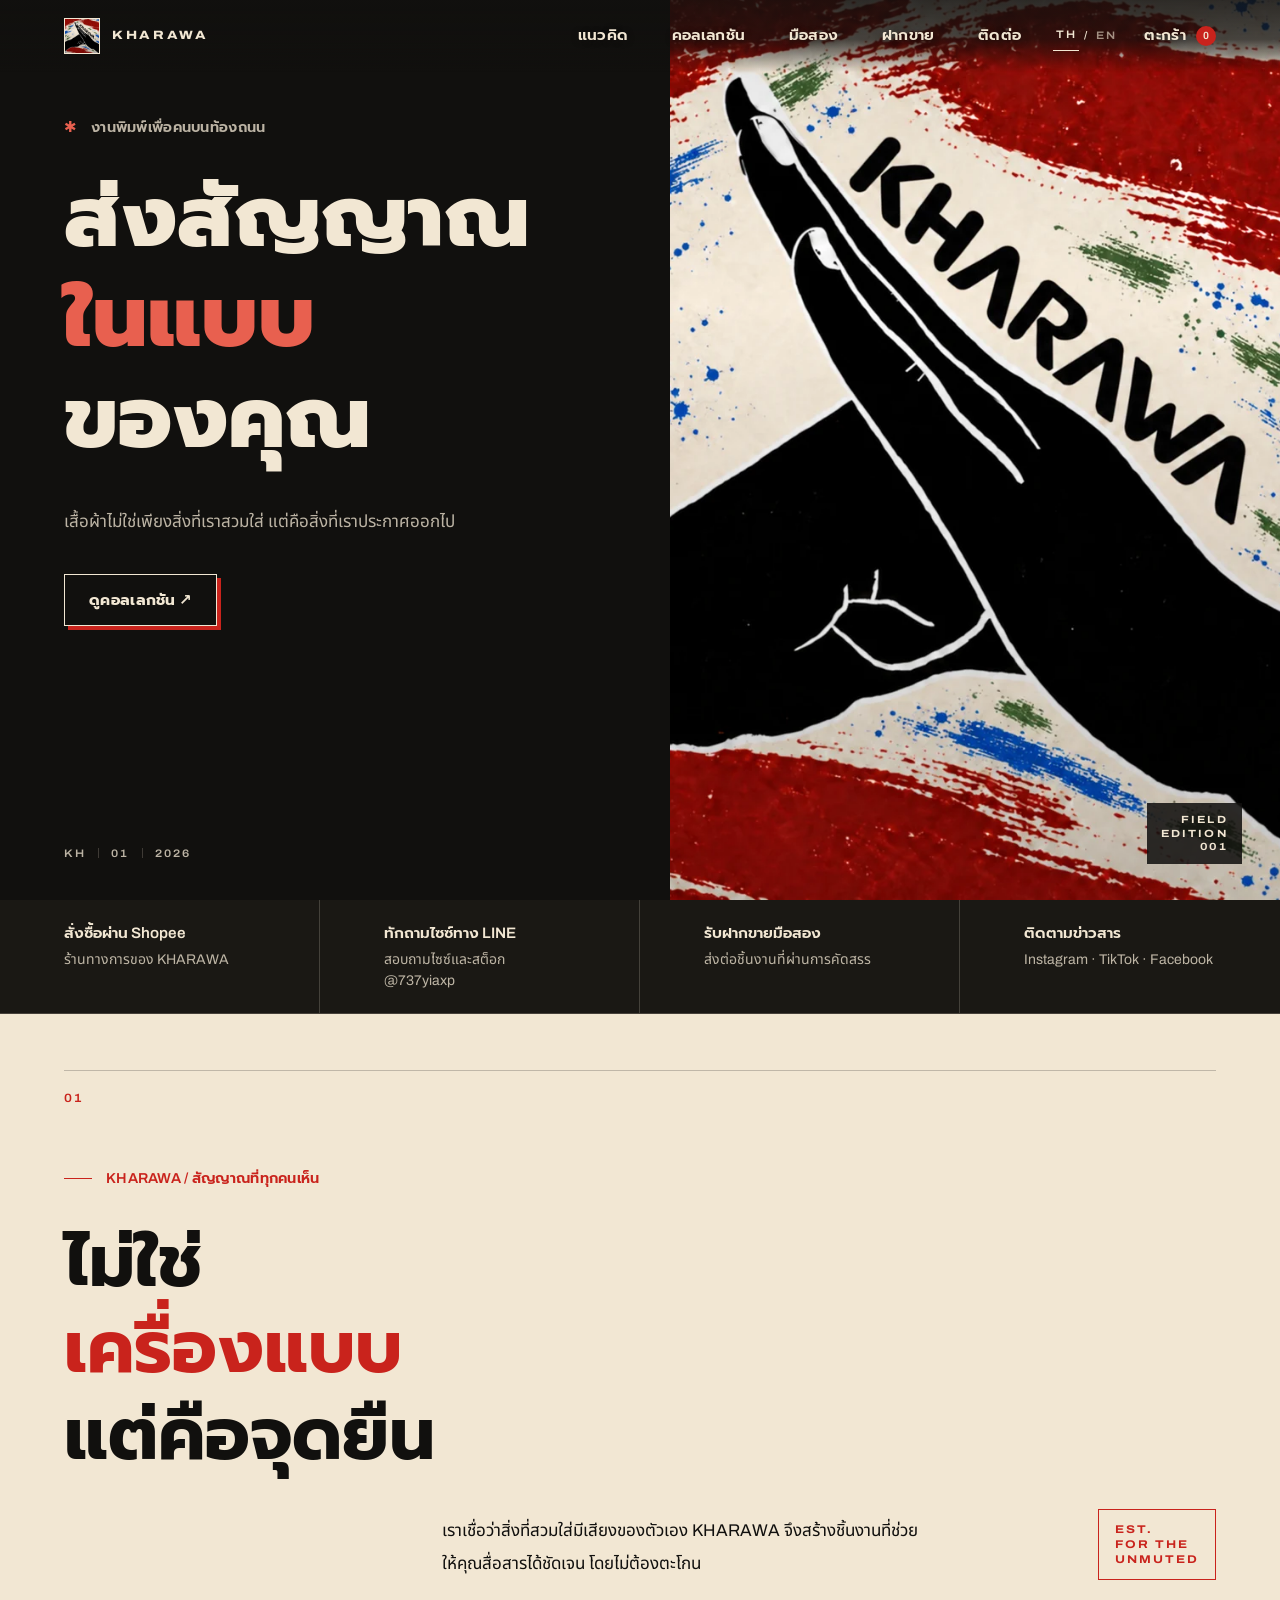
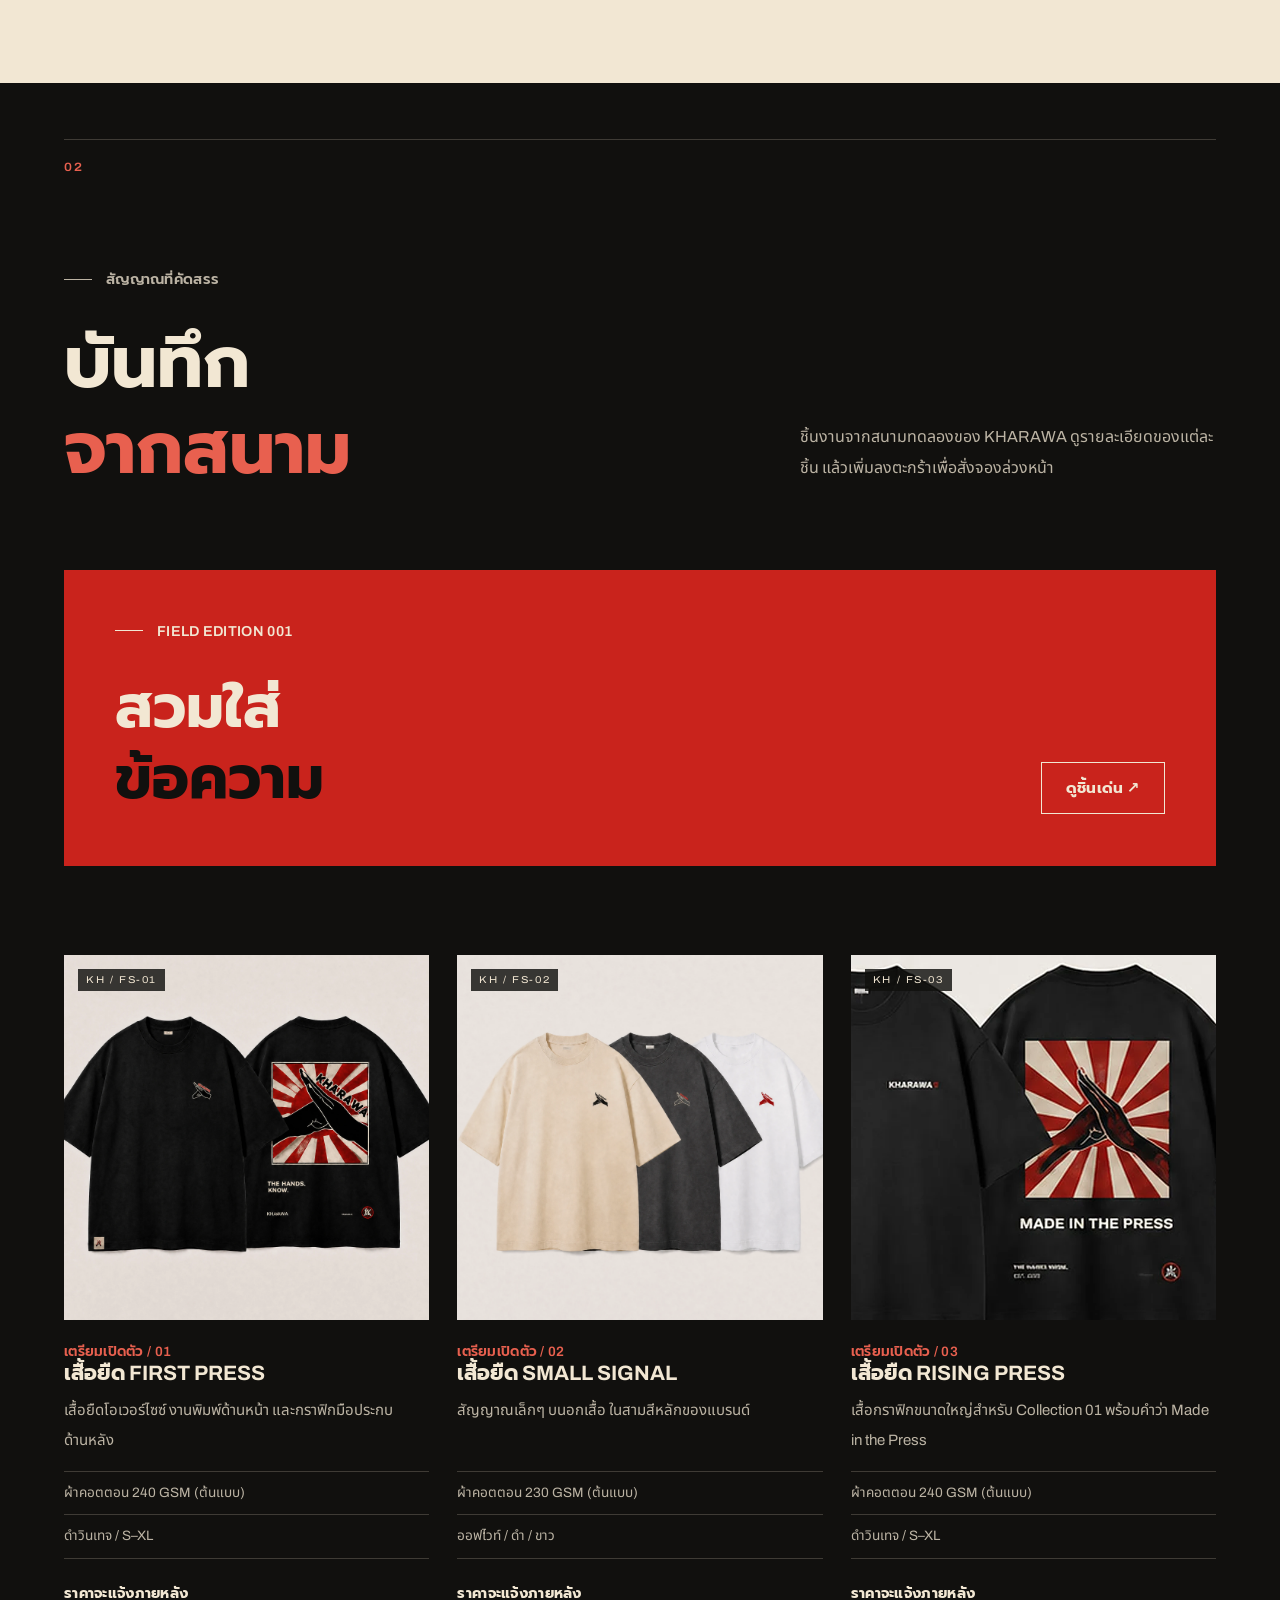
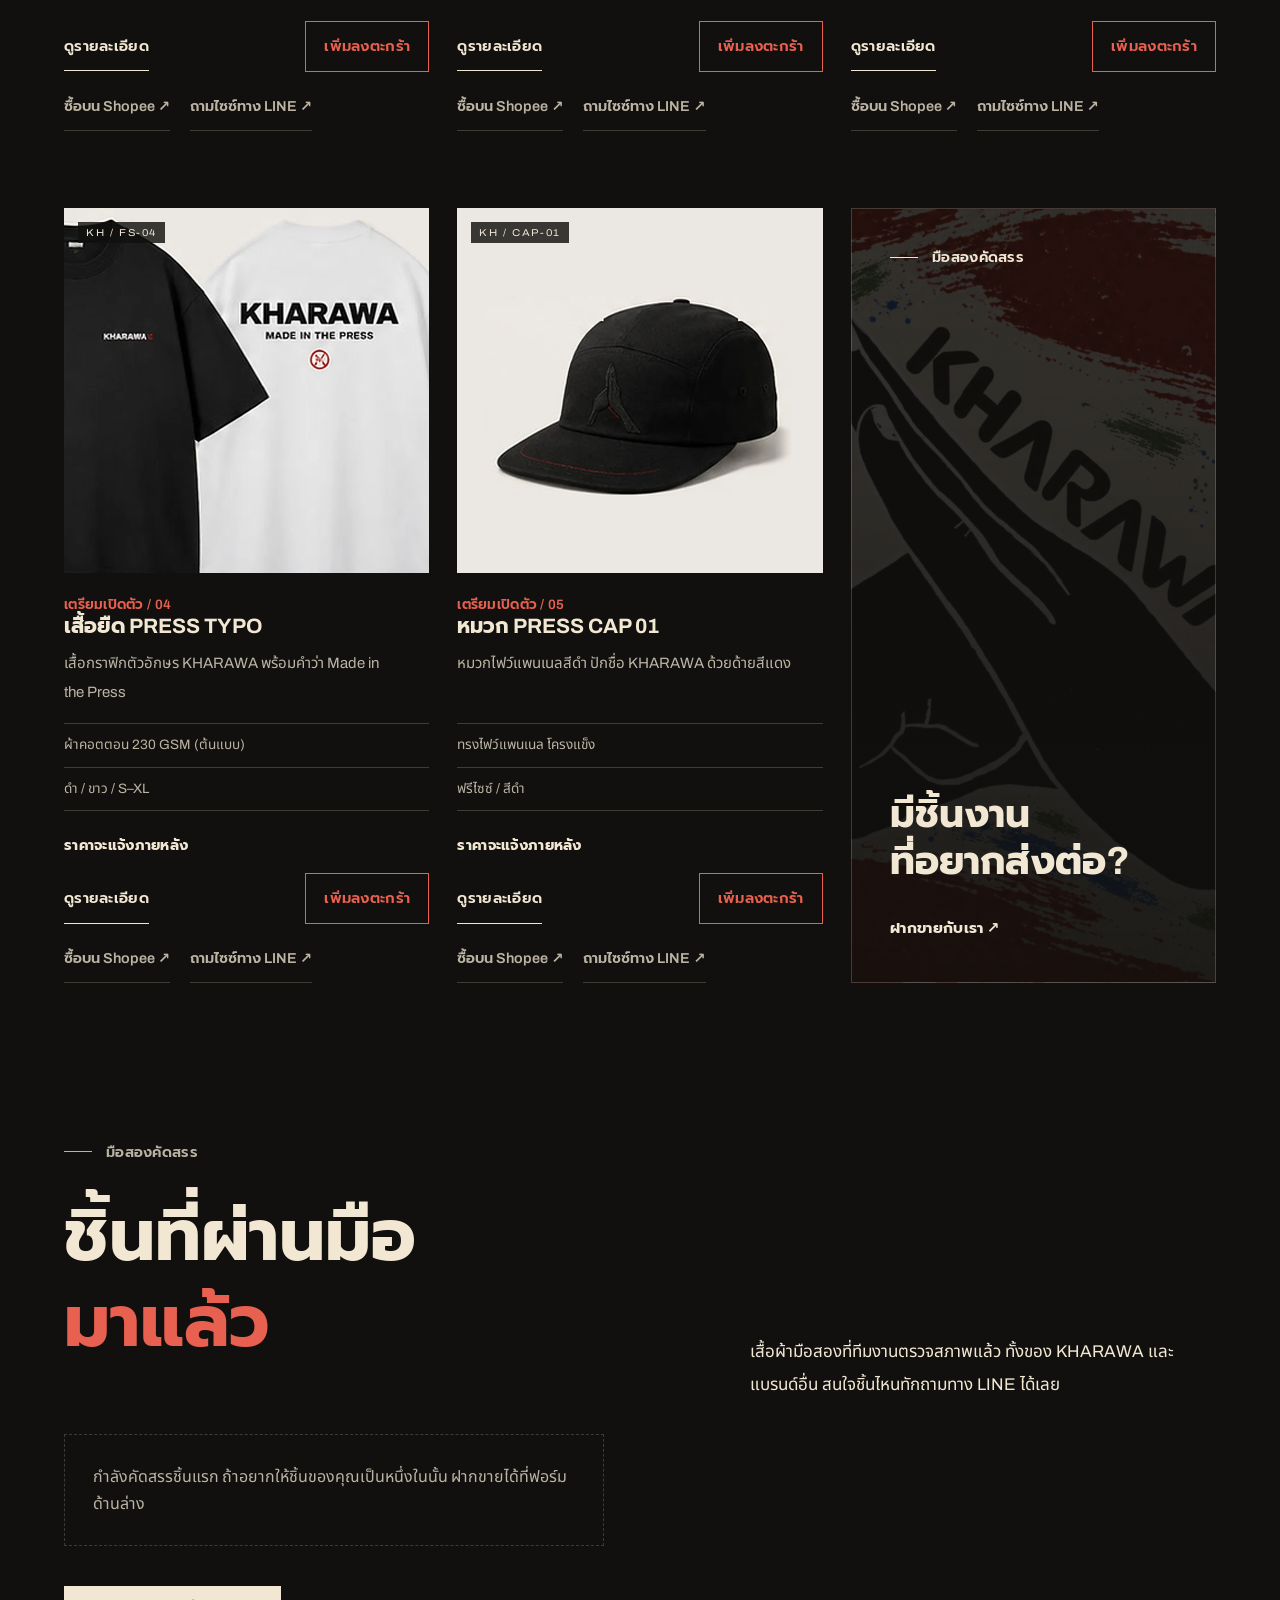
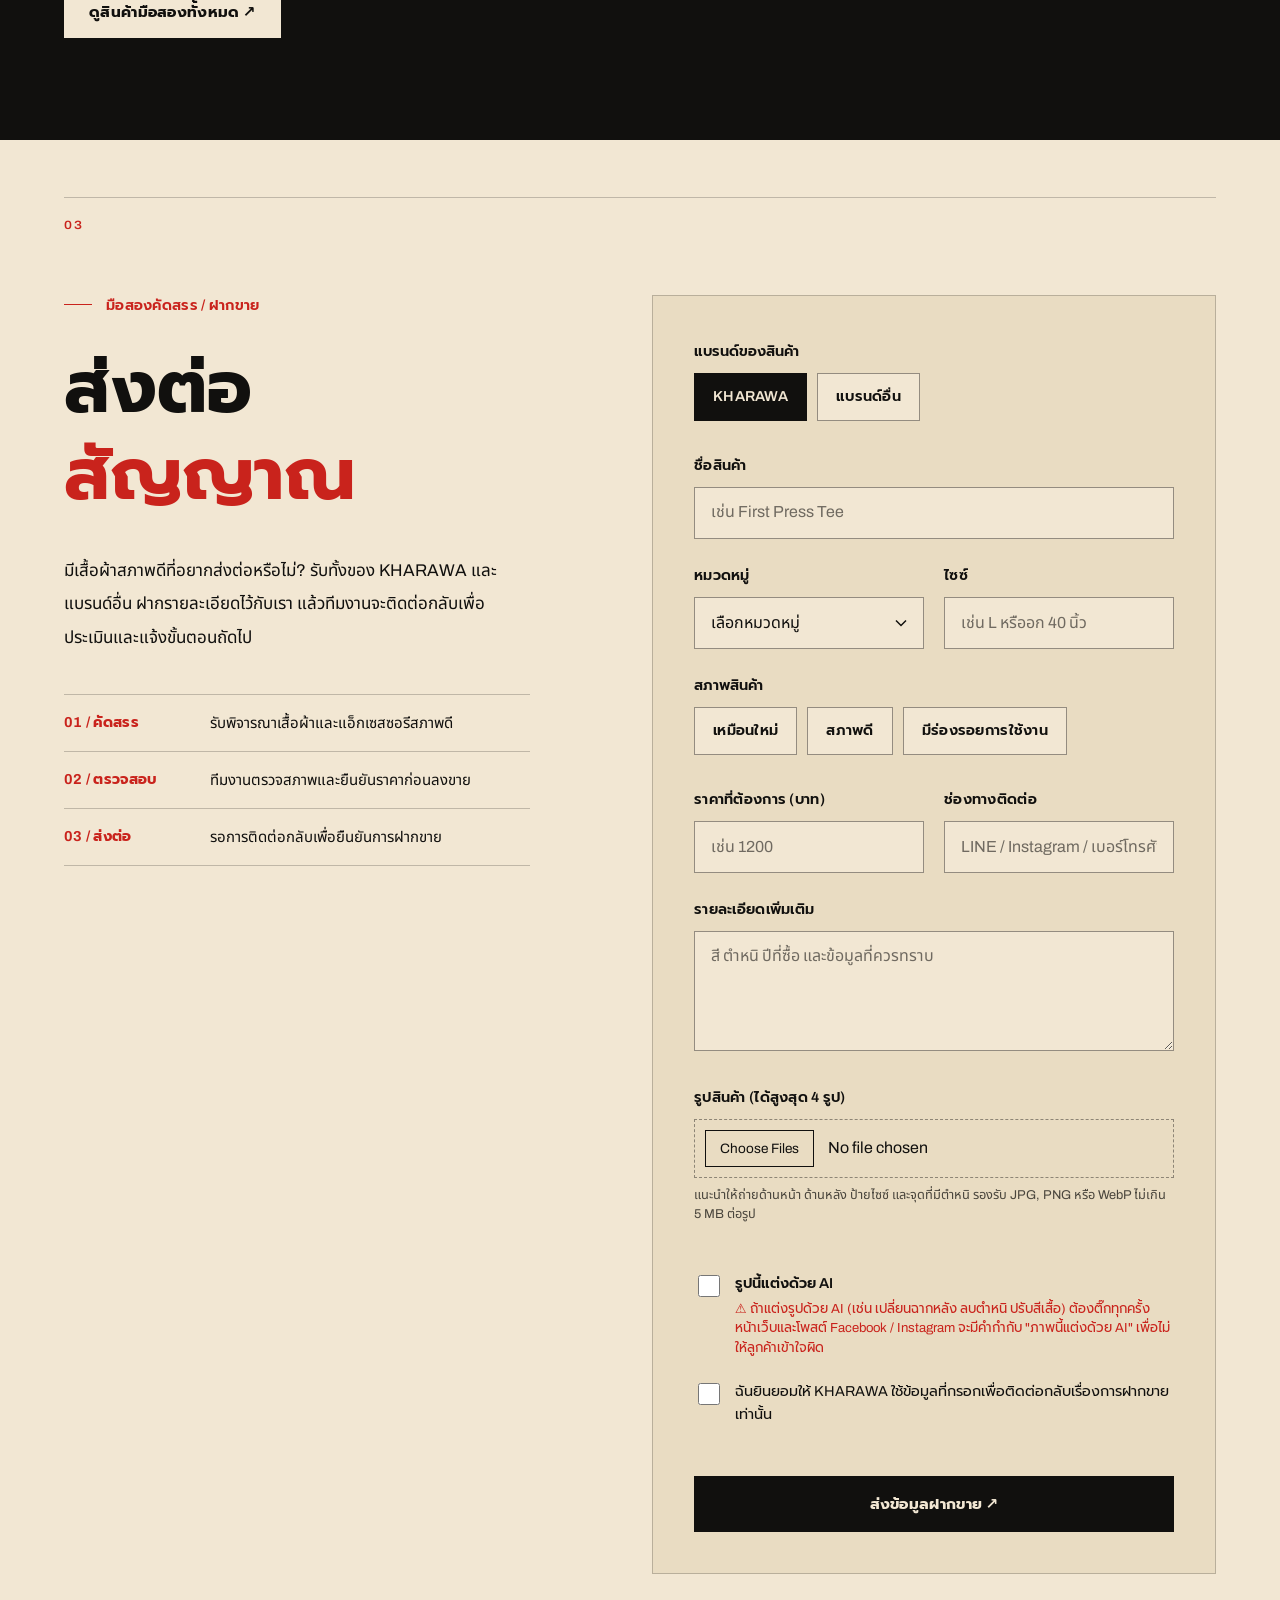
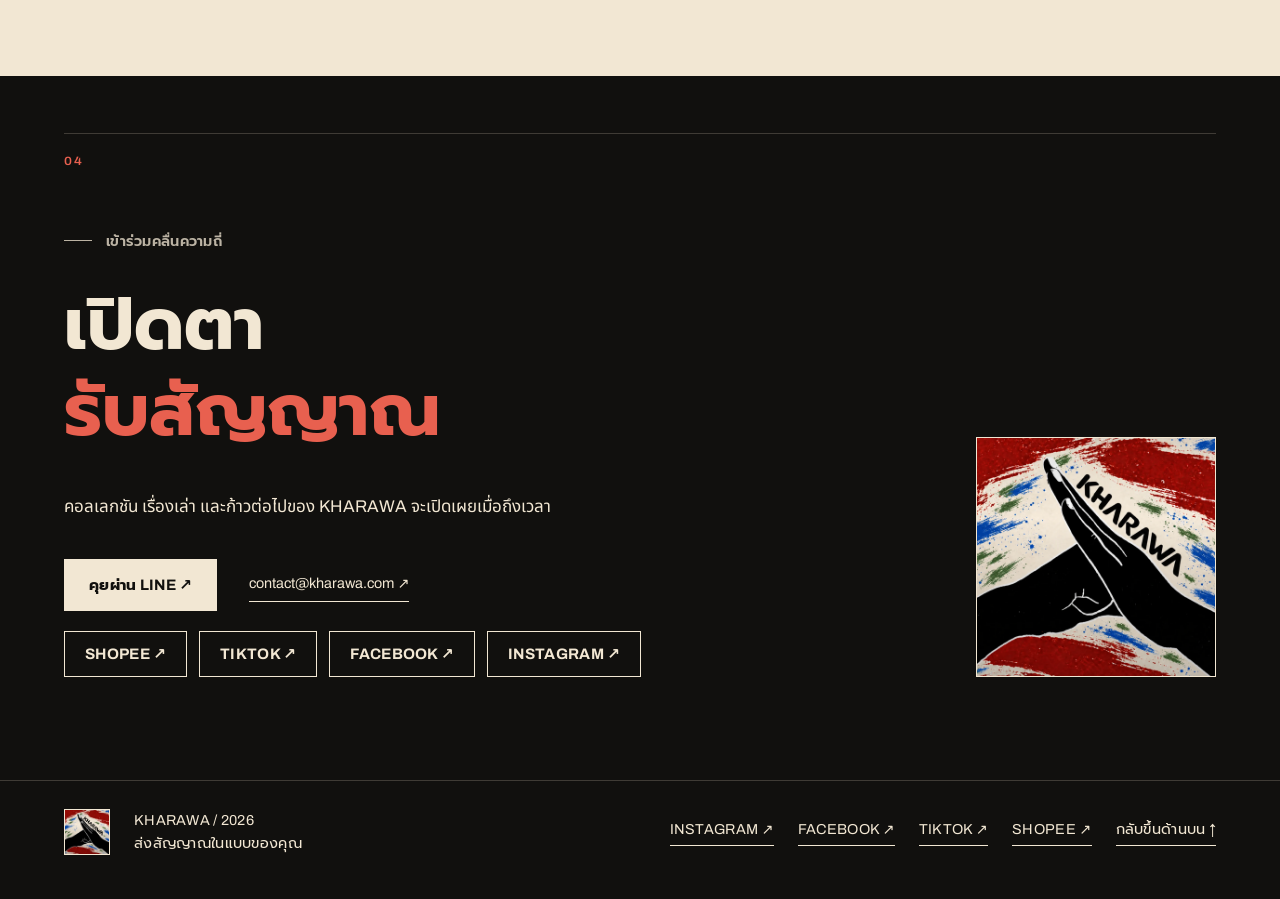
<file: site/index.html>
<!doctype html>
<html lang="th">
<head>
  <meta charset="utf-8" />
  <meta name="viewport" content="width=device-width, initial-scale=1" />
  <meta name="description" content="KHARAWA — Make Your Signal. เสื้อผ้าและชิ้นงานที่ให้คุณประกาศตัวตนผ่านสิ่งที่สวมใส่" />
  <meta name="theme-color" content="#11100e" />
  <meta property="og:title" content="KHARAWA — Make Your Signal" />
  <meta property="og:description" content="Not a uniform. A position." />
  <meta property="og:type" content="website" />
  <title>KHARAWA — Make Your Signal</title>
  <link rel="icon" type="image/png" sizes="32x32" href="./assets/favicon-32.png" />
  <link rel="apple-touch-icon" href="./assets/apple-touch-icon.png" />
  <link rel="preconnect" href="https://fonts.googleapis.com" />
  <link rel="preconnect" href="https://fonts.gstatic.com" crossorigin />
  <link rel="stylesheet" href="https://fonts.googleapis.com/css2?family=Archivo:wdth,wght@62..125,100..900&family=Noto+Sans+Thai:wght@300..800&family=Prompt:wght@500;600;700;800&display=swap" />
  <link rel="stylesheet" href="./styles.css" />
</head>
<body>
  <header class="site-header" id="top">
    <a class="brand-lockup" href="#top" aria-label="กลับไปหน้าแรก KHARAWA">
      <img src="./assets/icon-192.png" width="36" height="36" alt="โลโก้ KHARAWA รูปมือประกบและตัวอักษร KHARAWA" />
      <span>KHARAWA</span>
    </a>
    <nav class="main-nav" aria-label="เมนูหลัก">
      <a href="#manifesto" data-i18n="nav.manifesto">แนวคิด</a>
      <a href="#collection" data-i18n="nav.collection">คอลเลกชัน</a>
      <a href="./preloved.html" data-i18n="nav.preloved">มือสอง</a>
      <a href="#consign" data-i18n="nav.consign">ฝากขาย</a>
      <a href="#contact" data-i18n="nav.contact">ติดต่อ</a>
    </nav>
    <div class="header-actions">
      <div class="language-switcher" aria-label="เลือกภาษา"><button class="language-button is-active" type="button" data-language="th" aria-pressed="true">TH</button><span>/</span><button class="language-button" type="button" data-language="en" aria-pressed="false">EN</button></div>
      <button class="cart-button" type="button" aria-controls="cart-drawer" aria-expanded="false">ตะกร้า <span class="cart-count">0</span></button>
      <button class="menu-button" type="button" aria-expanded="false" aria-controls="mobile-nav">เมนู</button>
    </div>
  </header>

  <div class="mobile-nav" id="mobile-nav" hidden>
    <a href="#manifesto" data-i18n="nav.mobileManifesto">01 / แนวคิด</a>
    <a href="#collection" data-i18n="nav.mobileCollection">02 / คอลเลกชัน</a>
    <a href="./preloved.html" data-i18n="nav.mobilePreloved">มือสองคัดสรร ↗</a>
    <a href="#consign" data-i18n="nav.mobileConsign">03 / ฝากขาย</a>
    <a href="#contact" data-i18n="nav.mobileContact">04 / ติดต่อ</a>
  </div>

  <aside class="cart-drawer" id="cart-drawer" aria-label="ตะกร้าสินค้า" aria-hidden="true">
    <div class="cart-head"><h2 data-i18n="cart.title">ตะกร้าของคุณ</h2><button class="cart-close" type="button" aria-label="ปิดตะกร้า">×</button></div>
    <div class="cart-items" aria-live="polite"><p class="empty-cart">ยังไม่มีสินค้าในตะกร้า</p></div>
    <div class="cart-foot">
      <div class="cart-total"><span data-i18n="cart.total">รวม</span><strong class="cart-total-value">ราคาจะแจ้งภายหลัง</strong></div>
      <p class="cart-note" data-i18n="cart.note">ราคาและค่าจัดส่งจะแจ้งยืนยันเมื่อเปิดรับสั่งจองล่วงหน้า</p>
      <button class="button button-dark checkout-button" type="button" disabled data-i18n="cart.checkout">ขอสั่งจองล่วงหน้า</button>
    </div>
  </aside>
  <div class="cart-backdrop" hidden></div>

  <dialog class="product-modal" id="product-modal">
    <button class="modal-close" type="button" aria-label="ปิดรายละเอียดสินค้า">×</button>
    <div class="modal-layout">
      <div class="modal-art product-image"><span class="modal-sku"></span></div>
      <div class="modal-copy">
        <p class="product-meta modal-status"></p>
        <h2 class="modal-title"></h2>
        <p class="modal-description"></p>
        <ul class="modal-specs"></ul>
        <strong class="modal-price" data-i18n="price.tbc">ราคาจะแจ้งภายหลัง</strong>
        <button class="button button-dark modal-add" type="button" data-i18n="cart.add">เพิ่มลงตะกร้า +</button>
      </div>
    </div>
  </dialog>

  <main>
    <section class="hero" aria-labelledby="hero-title">
      <div class="hero-copy">
        <p class="eyebrow" data-i18n="hero.eyebrow">งานพิมพ์เพื่อคนบนท้องถนน</p>
        <h1 id="hero-title" data-i18n-html="hero.title">ส่งสัญญาณ<br /><em>ในแบบ</em><br />ของคุณ</h1>
        <p class="hero-description" data-i18n="hero.description">เสื้อผ้าไม่ใช่เพียงสิ่งที่เราสวมใส่ แต่คือสิ่งที่เราประกาศออกไป</p>
        <a class="button button-light hero-cta" href="#collection" data-i18n="hero.cta">ดูคอลเลกชัน ↗</a>
        <p class="edition-mark"><span>KH</span><span>01</span><span>2026</span></p>
      </div>
      <div class="hero-art">
        <img src="./assets/kharawa-art.webp" width="1228" height="1060" alt="ภาพศิลป์ KHARAWA รูปมือประกบเหนือพื้นผิวสีแดง ครีม น้ำเงิน และเขียว" fetchpriority="high" />
        <span class="hero-art-label">FIELD<br />EDITION<br />001</span>
      </div>
    </section>

        <section class="trust-strip" aria-label="ช่องทางและบริการ">
      <p><b data-i18n="trust.1t">สั่งซื้อผ่าน Shopee</b><span data-i18n="trust.1">ร้านทางการของ KHARAWA</span></p>
      <p><b data-i18n="trust.2t">ทักถามไซซ์ทาง LINE</b><span data-i18n="trust.2">สอบถามไซซ์และสต็อก @737yiaxp</span></p>
      <p><b data-i18n="trust.3t">รับฝากขายมือสอง</b><span data-i18n="trust.3">ส่งต่อชิ้นงานที่ผ่านการคัดสรร</span></p>
      <p><b data-i18n="trust.4t">ติดตามข่าวสาร</b><span data-i18n="trust.4">Instagram · TikTok · Facebook</span></p>
    </section>
    <section class="manifesto section-cream" id="manifesto" aria-labelledby="manifesto-title">
      <div class="section-index">01</div>
      <div class="manifesto-main">
        <p class="eyebrow dark" data-i18n="manifesto.eyebrow">KHARAWA / สัญญาณที่ทุกคนเห็น</p>
        <h2 id="manifesto-title" data-i18n-html="manifesto.title">ไม่ใช่<br /><em>เครื่องแบบ</em><br />แต่คือจุดยืน</h2>
        <p class="body-copy" data-i18n="manifesto.body">เราเชื่อว่าสิ่งที่สวมใส่มีเสียงของตัวเอง KHARAWA จึงสร้างชิ้นงานที่ช่วยให้คุณสื่อสารได้ชัดเจน โดยไม่ต้องตะโกน</p>
      </div>
      <div class="manifesto-stamp">EST.<br />FOR THE<br />UNMUTED</div>
    </section>

    <section class="collection section-black" id="collection" aria-labelledby="collection-title">
      <div class="section-index">02</div>
      <div class="collection-heading">
        <div>
          <p class="eyebrow" data-i18n="collection.eyebrow">สัญญาณที่คัดสรร</p>
          <h2 id="collection-title" data-i18n-html="collection.title">บันทึก<br /><em>จากสนาม</em></h2>
        </div>
        <p class="section-intro" data-i18n="collection.intro">ชิ้นงานจากสนามทดลองของ KHARAWA ดูรายละเอียดของแต่ละชิ้น แล้วเพิ่มลงตะกร้าเพื่อสั่งจองล่วงหน้า</p>
      </div>

      <div class="showcase-banner">
        <div><p class="eyebrow" data-i18n="showcase.eyebrow">FIELD EDITION 001</p><h3 data-i18n-html="showcase.title">สวมใส่<br /><em>ข้อความ</em></h3></div>
        <button class="button button-light" type="button" data-product="first-press-tee" data-i18n="showcase.cta">ดูชิ้นเด่น ↗</button>
      </div>

      <div class="product-grid">
        <article class="product-card" data-card="first-press-tee"><div class="product-image product-image-1"><span>KH / FS-01</span></div><p class="product-meta">เตรียมเปิดตัว / 01</p><h3>เสื้อยืด FIRST PRESS</h3><p>เสื้อยืดโอเวอร์ไซซ์ งานพิมพ์ด้านหน้า และกราฟิกมือประกบด้านหลัง</p><ul><li>ผ้าคอตตอน 240 GSM (ต้นแบบ)</li><li>ดำวินเทจ / S–XL</li></ul><strong data-i18n="price.tbc">ราคาจะแจ้งภายหลัง</strong><div class="product-actions"><button class="text-button" type="button" data-product="first-press-tee">ดูรายละเอียด</button><button class="add-button" type="button" data-add="first-press-tee">เพิ่มลงตะกร้า</button></div><div class="buy-row"><a class="buy-link" href="https://shopee.co.th/liu.bei0705#product_list" target="_blank" rel="noopener noreferrer" data-i18n="buy.shopee">ซื้อบน Shopee ↗</a><a class="buy-link" href="https://line.me/R/ti/p/%40737yiaxp" target="_blank" rel="noopener noreferrer" data-i18n="buy.line">ถามไซซ์ทาง LINE ↗</a></div></article>
        <article class="product-card" data-card="small-signal-tee"><div class="product-image product-image-2"><span>KH / FS-02</span></div><p class="product-meta">เตรียมเปิดตัว / 02</p><h3>เสื้อยืด SMALL SIGNAL</h3><p>สัญญาณเล็กๆ บนอกเสื้อ ในสามสีหลักของแบรนด์</p><ul><li>ผ้าคอตตอน 230 GSM (ต้นแบบ)</li><li>ออฟไวท์ / ดำ / ขาว</li></ul><strong data-i18n="price.tbc">ราคาจะแจ้งภายหลัง</strong><div class="product-actions"><button class="text-button" type="button" data-product="small-signal-tee">ดูรายละเอียด</button><button class="add-button" type="button" data-add="small-signal-tee">เพิ่มลงตะกร้า</button></div><div class="buy-row"><a class="buy-link" href="https://shopee.co.th/liu.bei0705#product_list" target="_blank" rel="noopener noreferrer" data-i18n="buy.shopee">ซื้อบน Shopee ↗</a><a class="buy-link" href="https://line.me/R/ti/p/%40737yiaxp" target="_blank" rel="noopener noreferrer" data-i18n="buy.line">ถามไซซ์ทาง LINE ↗</a></div></article>
        <article class="product-card" data-card="rising-press-tee"><div class="product-image product-image-3"><span>KH / FS-03</span></div><p class="product-meta">เตรียมเปิดตัว / 03</p><h3>เสื้อยืด RISING PRESS</h3><p>เสื้อกราฟิกขนาดใหญ่สำหรับ Collection 01 พร้อมคำว่า Made in the Press</p><ul><li>ผ้าคอตตอน 240 GSM (ต้นแบบ)</li><li>ดำวินเทจ / S–XL</li></ul><strong data-i18n="price.tbc">ราคาจะแจ้งภายหลัง</strong><div class="product-actions"><button class="text-button" type="button" data-product="rising-press-tee">ดูรายละเอียด</button><button class="add-button" type="button" data-add="rising-press-tee">เพิ่มลงตะกร้า</button></div><div class="buy-row"><a class="buy-link" href="https://shopee.co.th/liu.bei0705#product_list" target="_blank" rel="noopener noreferrer" data-i18n="buy.shopee">ซื้อบน Shopee ↗</a><a class="buy-link" href="https://line.me/R/ti/p/%40737yiaxp" target="_blank" rel="noopener noreferrer" data-i18n="buy.line">ถามไซซ์ทาง LINE ↗</a></div></article>
        <article class="product-card" data-card="press-typo-tee"><div class="product-image product-image-4"><span>KH / FS-04</span></div><p class="product-meta">เตรียมเปิดตัว / 04</p><h3>เสื้อยืด PRESS TYPO</h3><p>เสื้อกราฟิกตัวอักษร KHARAWA พร้อมคำว่า Made in the Press</p><ul><li>ผ้าคอตตอน 230 GSM (ต้นแบบ)</li><li>ดำ / ขาว / S–XL</li></ul><strong data-i18n="price.tbc">ราคาจะแจ้งภายหลัง</strong><div class="product-actions"><button class="text-button" type="button" data-product="press-typo-tee">ดูรายละเอียด</button><button class="add-button" type="button" data-add="press-typo-tee">เพิ่มลงตะกร้า</button></div><div class="buy-row"><a class="buy-link" href="https://shopee.co.th/liu.bei0705#product_list" target="_blank" rel="noopener noreferrer" data-i18n="buy.shopee">ซื้อบน Shopee ↗</a><a class="buy-link" href="https://line.me/R/ti/p/%40737yiaxp" target="_blank" rel="noopener noreferrer" data-i18n="buy.line">ถามไซซ์ทาง LINE ↗</a></div></article>
        <article class="product-card" data-card="press-cap-01"><div class="product-image product-image-5"><span>KH / CAP-01</span></div><p class="product-meta">เตรียมเปิดตัว / 05</p><h3>หมวก PRESS CAP 01</h3><p>หมวกไฟว์แพนเนลสีดำ ปักชื่อ KHARAWA ด้วยด้ายสีแดง</p><ul><li>ทรงไฟว์แพนเนล โครงแข็ง</li><li>ฟรีไซซ์ / สีดำ</li></ul><strong data-i18n="price.tbc">ราคาจะแจ้งภายหลัง</strong><div class="product-actions"><button class="text-button" type="button" data-product="press-cap-01">ดูรายละเอียด</button><button class="add-button" type="button" data-add="press-cap-01">เพิ่มลงตะกร้า</button></div><div class="buy-row"><a class="buy-link" href="https://shopee.co.th/liu.bei0705#product_list" target="_blank" rel="noopener noreferrer" data-i18n="buy.shopee">ซื้อบน Shopee ↗</a><a class="buy-link" href="https://line.me/R/ti/p/%40737yiaxp" target="_blank" rel="noopener noreferrer" data-i18n="buy.line">ถามไซซ์ทาง LINE ↗</a></div></article>
        <a class="grid-note" href="#consign"><p class="eyebrow" data-i18n="note.eyebrow">มือสองคัดสรร</p><h3 data-i18n-html="note.title">มีชิ้นงาน<br />ที่อยากส่งต่อ?</h3><span class="note-cta" data-i18n="note.cta">ฝากขายกับเรา ↗</span></a>
      </div>
    </section>

    <section class="preloved section-black" id="preloved" aria-labelledby="preloved-title">
      <div class="preloved-head">
        <div><p class="eyebrow" data-i18n="preloved.eyebrow">มือสองคัดสรร</p><h2 id="preloved-title" data-i18n-html="preloved.title">ชิ้นที่ผ่านมือ<br /><em>มาแล้ว</em></h2></div>
        <p class="body-copy" data-i18n="preloved.body">เสื้อผ้ามือสองที่ทีมงานตรวจสภาพแล้ว ทั้งของ KHARAWA และแบรนด์อื่น สนใจชิ้นไหนทักถามทาง LINE ได้เลย</p>
      </div>
      <div class="preloved-filters" id="preloved-filters" role="group" aria-label="กรองตามแบรนด์" hidden></div>
      <div class="preloved-grid" id="preloved-grid"></div>
      <p class="preloved-empty" id="preloved-empty" hidden></p>
      <p class="preloved-more"><a class="button button-cream" href="./preloved.html" data-i18n="preloved.more">ดูสินค้ามือสองทั้งหมด ↗</a></p>
    </section>

    <section class="consign section-cream" id="consign" aria-labelledby="consign-title">
      <div class="section-index">03</div>
      <div class="consign-intro">
        <p class="eyebrow dark" data-i18n="consign.eyebrow">มือสองคัดสรร / ฝากขาย</p>
        <h2 id="consign-title" data-i18n-html="consign.title">ส่งต่อ<br /><em>สัญญาณ</em></h2>
        <p class="body-copy" data-i18n="consign.body">มีชิ้นงาน KHARAWA ที่อยากส่งต่อหรือไม่? ฝากรายละเอียดไว้กับเรา แล้วทีมงานจะติดต่อกลับเพื่อประเมินและแจ้งขั้นตอนถัดไป</p>
        <div class="consign-rules">
          <p><strong data-i18n="consign.ruleOneTitle">01 / คัดสรร</strong><span data-i18n="consign.ruleOne">รับพิจารณาเสื้อผ้าและแอ็กเซสซอรีสภาพดี</span></p>
          <p><strong data-i18n="consign.ruleTwoTitle">02 / ตรวจสอบ</strong><span data-i18n="consign.ruleTwo">ทีมงานตรวจสภาพและยืนยันราคาก่อนลงขาย</span></p>
          <p><strong data-i18n="consign.ruleThreeTitle">03 / ส่งต่อ</strong><span data-i18n="consign.ruleThree">รอการติดต่อกลับเพื่อยืนยันการฝากขาย</span></p>
        </div>
      </div>
      <div class="consign-panel">
      <form class="consign-form" id="consign-form" novalidate>
        <fieldset class="field-group"><legend data-i18n="consign.brandLabel">แบรนด์ของสินค้า</legend>
          <div class="pill-row">
            <label class="pill"><input type="radio" name="brand" value="kharawa" checked /><span data-i18n="consign.brandKharawa">KHARAWA</span></label>
            <label class="pill"><input type="radio" name="brand" value="other" /><span data-i18n="consign.brandOther">แบรนด์อื่น</span></label>
          </div>
          <label class="brand-other" id="brand-other-wrap" hidden><span data-i18n="consign.brandNameLabel">ชื่อแบรนด์</span><input name="brandName" autocomplete="off" placeholder="เช่น Uniqlo, Carhartt" data-i18n-placeholder="consign.brandNamePlaceholder" /></label>
        </fieldset>
        <label><span data-i18n="consign.itemLabel">ชื่อสินค้า</span><input name="itemName" required placeholder="เช่น First Press Tee" data-i18n-placeholder="consign.itemPlaceholder" /></label>
        <div class="form-row"><label><span data-i18n="consign.categoryLabel">หมวดหมู่</span><select name="category" required><option value="" data-i18n="consign.categoryPlaceholder">เลือกหมวดหมู่</option><option value="tee" data-i18n="consign.tee">เสื้อยืด</option><option value="shirt" data-i18n="consign.shirt">เสื้อเชิ้ต / เสื้อมีกระดุม</option><option value="outer" data-i18n="consign.outer">แจ็กเก็ต / เสื้อคลุม</option><option value="bottoms" data-i18n="consign.bottoms">กางเกง / กระโปรง</option><option value="cap" data-i18n="consign.cap">หมวก</option><option value="accessory" data-i18n="consign.accessory">แอ็กเซสซอรี</option><option value="other" data-i18n="consign.otherCat">อื่นๆ</option></select></label><label><span data-i18n="consign.sizeLabel">ไซซ์</span><input name="size" required placeholder="เช่น L หรืออก 40 นิ้ว" data-i18n-placeholder="consign.sizePlaceholder" /></label></div>
        <fieldset class="field-group"><legend data-i18n="consign.conditionLabel">สภาพสินค้า</legend>
          <div class="pill-row">
            <label class="pill"><input type="radio" name="condition" value="new" required /><span data-i18n="consign.conditionNew">เหมือนใหม่</span></label>
            <label class="pill"><input type="radio" name="condition" value="good" /><span data-i18n="consign.conditionGood">สภาพดี</span></label>
            <label class="pill"><input type="radio" name="condition" value="used" /><span data-i18n="consign.conditionUsed">มีร่องรอยการใช้งาน</span></label>
          </div>
        </fieldset>
        <div class="form-row"><label><span data-i18n="consign.priceLabel">ราคาที่ต้องการ (บาท)</span><input name="price" type="number" min="0" step="1" inputmode="numeric" placeholder="เช่น 1200" data-i18n-placeholder="consign.pricePlaceholder" /></label><label><span data-i18n="consign.contactLabel">ช่องทางติดต่อ</span><input name="contact" required placeholder="LINE / Instagram / เบอร์โทรศัพท์" data-i18n-placeholder="consign.contactPlaceholder" /></label></div>
        <label><span data-i18n="consign.detailsLabel">รายละเอียดเพิ่มเติม</span><textarea name="details" rows="4" placeholder="สี ตำหนิ ปีที่ซื้อ และข้อมูลที่ควรทราบ" data-i18n-placeholder="consign.detailsPlaceholder"></textarea></label>
        <label class="file-field"><span data-i18n="consign.photoLabel">รูปสินค้า (ได้สูงสุด 4 รูป)</span><input id="consign-photo" name="photo" type="file" accept="image/jpeg,image/png,image/webp" multiple /><small data-i18n="consign.photoNote">แนะนำให้ถ่ายด้านหน้า ด้านหลัง ป้ายไซซ์ และจุดที่มีตำหนิ รองรับ JPG, PNG หรือ WebP ไม่เกิน 5 MB ต่อรูป</small><span class="photo-error" id="consign-photo-error" role="alert"></span><span class="photo-previews" id="consign-photo-previews"></span></label>
        <label class="consent ai-check"><input type="checkbox" name="aiEdited" value="yes" /><span><span data-i18n="consign.ai">รูปนี้แต่งด้วย AI</span><small data-i18n="consign.aiNote">⚠️ ถ้าแต่งรูปด้วย AI (เช่น เปลี่ยนฉากหลัง ลบตำหนิ ปรับสีเสื้อ) ต้องติ๊กทุกครั้ง หน้าเว็บและโพสต์ Facebook / Instagram จะมีคำกำกับ "ภาพนี้แต่งด้วย AI" เพื่อไม่ให้ลูกค้าเข้าใจผิด</small></span></label>
        <label class="consent"><input type="checkbox" name="consent" required /><span data-i18n="consign.consent">ฉันยินยอมให้ KHARAWA ใช้ข้อมูลที่กรอกเพื่อติดต่อกลับเรื่องการฝากขายเท่านั้น</span></label>
        <label class="hp-field" aria-hidden="true"><span>Website</span><input type="text" name="website" tabindex="-1" autocomplete="off" /></label>
        <span class="form-error" id="consign-form-error" role="alert"></span>
        <button class="button button-dark" type="submit" data-i18n="consign.submit">ส่งข้อมูลฝากขาย ↗</button>
      </form>
      <div class="consign-done" id="consign-done" hidden tabindex="-1">
        <p class="eyebrow dark" id="done-eyebrow">บันทึกรายการแล้ว</p>
        <p class="done-ref"><span data-i18n="done.refLabel">เลขอ้างอิง</span> <strong id="done-ref">KH-C-000000-0000</strong></p>
        <p class="body-copy" id="done-lead"></p>
        <div class="photo-previews" id="done-photos" hidden></div>
        <pre class="done-summary" id="done-summary"></pre>
        <div class="done-actions"><a class="button button-dark" id="done-line" href="https://line.me/R/ti/p/%40737yiaxp" target="_blank" rel="noopener noreferrer" data-i18n="done.line">ส่งให้ทีมงานทาง LINE ↗</a><button class="button button-ghost" type="button" id="done-retry" data-i18n="done.retry" hidden>ลองส่งอีกครั้ง</button><button class="button button-ghost" type="button" id="done-copy" data-i18n="done.copy">คัดลอกข้อความ</button><button class="text-button" type="button" id="done-again" data-i18n="done.again">ฝากชิ้นอื่นต่อ</button></div>
        <p class="form-status" id="done-status" role="status" aria-live="polite"></p>
        <p class="done-note" id="done-note"></p>
      </div>
      </div>
    </section>

    <section class="contact section-black" id="contact" aria-labelledby="contact-title">
      <div class="section-index">04</div>
      <div class="contact-main"><p class="eyebrow" data-i18n="contact.eyebrow">เข้าร่วมคลื่นความถี่</p><h2 id="contact-title" data-i18n-html="contact.title">เปิดตา<br /><em>รับสัญญาณ</em></h2><p class="body-copy" data-i18n="contact.body">คอลเลกชัน เรื่องเล่า และก้าวต่อไปของ KHARAWA จะเปิดเผยเมื่อถึงเวลา</p><div class="contact-actions"><a class="button button-cream" href="https://line.me/R/ti/p/%40737yiaxp" target="_blank" rel="noreferrer" data-i18n="contact.line">คุยผ่าน LINE ↗</a><a class="text-link" href="mailto:contact@kharawa.com" data-i18n="contact.email">contact@kharawa.com ↗</a></div><div class="contact-social"><a class="button button-light" href="https://shopee.co.th/liu.bei0705#product_list" target="_blank" rel="noopener noreferrer">Shopee ↗</a><a class="button button-light" href="https://www.tiktok.com/@liube72" target="_blank" rel="noopener noreferrer">TikTok ↗</a><a class="button button-light" href="https://www.facebook.com/profile.php?id=61559849011860" target="_blank" rel="noopener noreferrer">Facebook ↗</a><a class="button button-light" href="https://www.instagram.com/kharawa.liubei/" target="_blank" rel="noopener noreferrer">Instagram ↗</a></div></div>
      <img class="contact-mark" src="./assets/icon-512.png" width="512" height="512" alt="โลโก้ KHARAWA" loading="lazy" />
    </section>
  </main>

  <footer class="site-footer"><img src="./assets/icon-192.png" width="46" height="46" alt="โลโก้ KHARAWA" loading="lazy" /><p data-i18n-html="footer.signature">KHARAWA / 2026<br />ส่งสัญญาณในแบบของคุณ</p><a class="footer-shop" href="https://www.instagram.com/kharawa.liubei/" target="_blank" rel="noopener noreferrer">INSTAGRAM ↗</a><a class="footer-shop" href="https://www.facebook.com/profile.php?id=61559849011860" target="_blank" rel="noopener noreferrer">FACEBOOK ↗</a><a class="footer-shop" href="https://www.tiktok.com/@liube72" target="_blank" rel="noopener noreferrer">TIKTOK ↗</a><a class="footer-shop" href="https://shopee.co.th/liu.bei0705#product_list" target="_blank" rel="noopener noreferrer">SHOPEE ↗</a><a href="#top" data-i18n="footer.top">กลับขึ้นด้านบน ↑</a></footer>
  <script src="./config.js"></script>
  <script src="./preloved-data.js"></script>
  <script src="./share.js"></script>
  <script src="./script.js"></script>
</body>
</html>
</file>
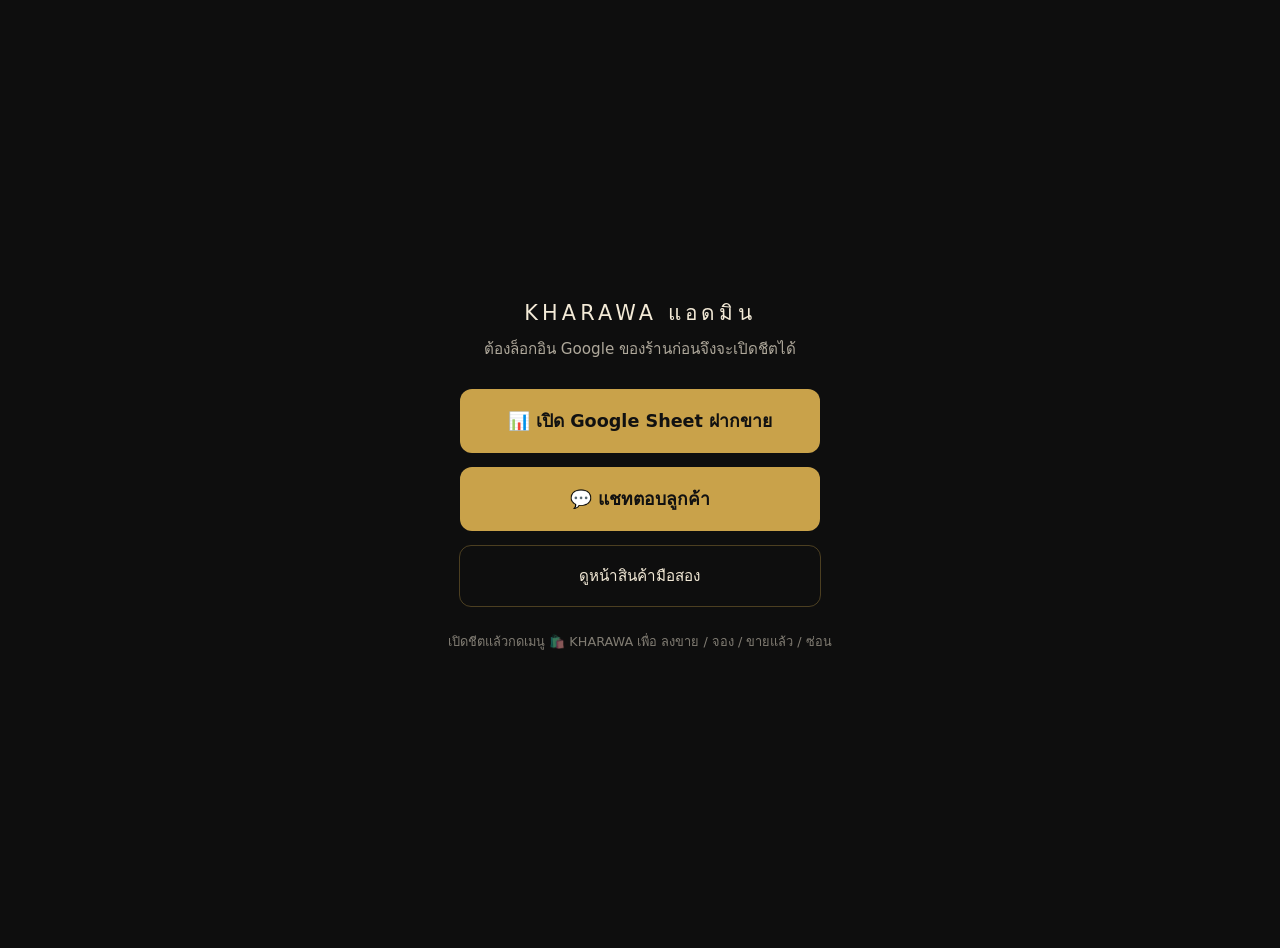
<file: site/admin/index.html>
<!doctype html>
<html lang="th">
<head>
<meta charset="utf-8">
<meta name="viewport" content="width=device-width,initial-scale=1">
<meta name="robots" content="noindex,nofollow">
<title>KHARAWA แอดมิน</title>
<style>
  body{margin:0;min-height:100vh;display:flex;align-items:center;justify-content:center;background:#0e0e0e;color:#f3ead7;font-family:system-ui,-apple-system,"Noto Sans Thai",sans-serif;text-align:center;padding:24px}
  h1{font-size:1.3rem;letter-spacing:.2em;font-weight:500;margin:0 0 8px}
  p{opacity:.7;margin:0 0 28px;font-size:.95rem}
  a.btn{display:block;max-width:320px;margin:0 auto 14px;padding:18px 20px;border-radius:12px;background:#c9a24a;color:#111;font-weight:700;font-size:1.1rem;text-decoration:none}
  a.btn.alt{background:transparent;color:#f3ead7;border:1px solid #c9a24a55;font-weight:500;font-size:.95rem}
  small{display:block;margin-top:24px;opacity:.5;font-size:.8rem}
</style>
</head>
<body>
<main>
  <h1>KHARAWA แอดมิน</h1>
  <p>ต้องล็อกอิน Google ของร้านก่อนจึงจะเปิดชีตได้</p>
  <a class="btn" href="https://docs.google.com/spreadsheets/d/12yVWZI8EBSdyvEOv4GsiJubjr3dgNpPAwzwg91qWdRI/edit" target="_blank" rel="noopener">📊 เปิด Google Sheet ฝากขาย</a>
  <a class="btn" href="chat.html">💬 แชทตอบลูกค้า</a>
  <a class="btn alt" href="../preloved.html">ดูหน้าสินค้ามือสอง</a>
  <small>เปิดชีตแล้วกดเมนู 🛍️ KHARAWA เพื่อ ลงขาย / จอง / ขายแล้ว / ซ่อน</small>
</main>
</body>
</html>
</file>
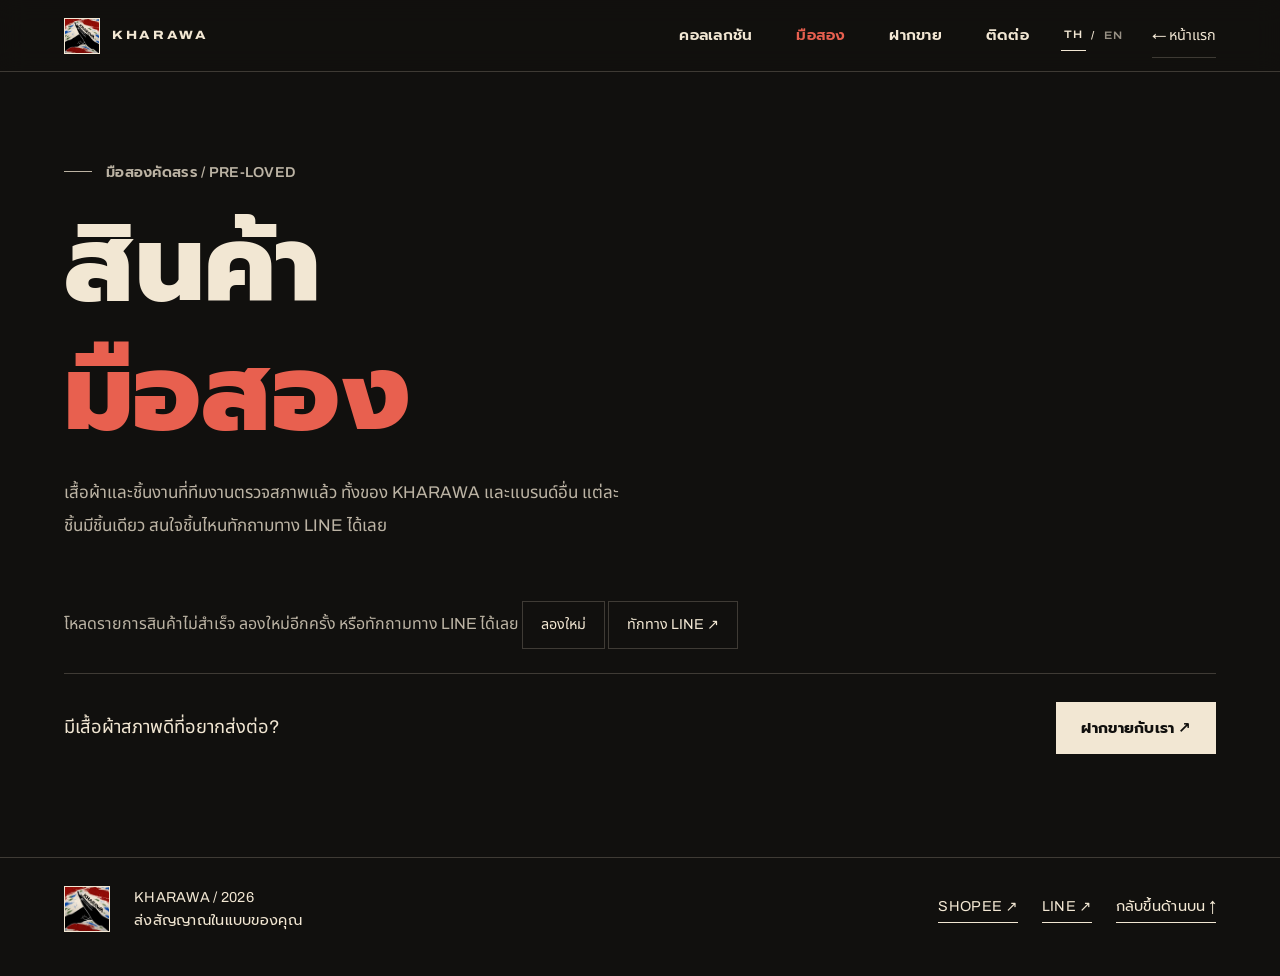
<file: site/preloved.html>
<!doctype html>
<html lang="th">
<head>
  <meta charset="utf-8" />
  <meta name="viewport" content="width=device-width, initial-scale=1" />
  <meta name="description" content="สินค้ามือสองคัดสรรจาก KHARAWA และแบรนด์อื่น ตรวจสภาพโดยทีมงาน ทักถามได้ทาง LINE" />
  <meta name="theme-color" content="#11100e" />
  <meta property="og:title" content="สินค้ามือสอง — KHARAWA" />
  <meta property="og:description" content="Pre-loved pieces checked by our team." />
  <meta property="og:type" content="website" />
  <title>สินค้ามือสอง — KHARAWA</title>
  <link rel="icon" type="image/png" sizes="32x32" href="./assets/favicon-32.png" />
  <link rel="apple-touch-icon" href="./assets/apple-touch-icon.png" />
  <link rel="preconnect" href="https://fonts.googleapis.com" />
  <link rel="preconnect" href="https://fonts.gstatic.com" crossorigin />
  <link rel="stylesheet" href="https://fonts.googleapis.com/css2?family=Archivo:wdth,wght@62..125,100..900&family=Noto+Sans+Thai:wght@300..800&family=Prompt:wght@500;600;700;800&display=swap" />
  <link rel="stylesheet" href="./styles.css" />
  <link rel="stylesheet" href="./preloved-page.css" />
</head>
<body class="shop-page">
  <header class="site-header" id="top">
    <a class="brand-lockup" href="./" aria-label="กลับไปหน้าแรก KHARAWA">
      <img src="./assets/icon-192.png" width="36" height="36" alt="โลโก้ KHARAWA" />
      <span>KHARAWA</span>
    </a>
    <nav class="main-nav" aria-label="เมนูหลัก">
      <a href="./#collection" data-i18n="nav.collection">คอลเลกชัน</a>
      <a href="./preloved.html" aria-current="page" data-i18n="nav.preloved">มือสอง</a>
      <a href="./#consign" data-i18n="nav.consign">ฝากขาย</a>
      <a href="./#contact" data-i18n="nav.contact">ติดต่อ</a>
    </nav>
    <div class="header-actions">
      <div class="language-switcher" aria-label="เลือกภาษา"><button class="language-button is-active" type="button" data-language="th" aria-pressed="true">TH</button><span>/</span><button class="language-button" type="button" data-language="en" aria-pressed="false">EN</button></div>
      <a class="back-link" href="./" data-i18n="page.home">← หน้าแรก</a>
    </div>
  </header>

  <main id="main">
    <section class="shop-hero section-black" aria-labelledby="shop-title">
      <p class="eyebrow" data-i18n="page.eyebrow">มือสองคัดสรร / PRE-LOVED</p>
      <h1 id="shop-title" data-i18n-html="page.title">สินค้า<br /><em>มือสอง</em></h1>
      <p class="body-copy" data-i18n="page.body">เสื้อผ้าและชิ้นงานที่ทีมงานตรวจสภาพแล้ว ทั้งของ KHARAWA และแบรนด์อื่น แต่ละชิ้นมีชิ้นเดียว สนใจชิ้นไหนทักถามทาง LINE ได้เลย</p>
    </section>

    <section class="shop section-black" aria-label="รายการสินค้า">
      <div class="shop-tools" id="shop-tools" hidden>
        <div class="preloved-filters" id="brand-filters" role="group" aria-label="กรองตามแบรนด์"></div>
        <div class="shop-selects">
          <label><span data-i18n="f.category">หมวดหมู่</span><select id="f-category"></select></label>
          <label><span data-i18n="f.size">ไซซ์</span><select id="f-size"></select></label>
          <label><span data-i18n="f.sort">เรียงตาม</span><select id="f-sort"><option value="new" data-i18n="s.new">ใหม่ล่าสุด</option><option value="low" data-i18n="s.low">ราคาต่ำไปสูง</option><option value="high" data-i18n="s.high">ราคาสูงไปต่ำ</option></select></label>
        </div>
        <p class="shop-count" id="shop-count" role="status" aria-live="polite"></p>
      </div>
      <p class="shop-state" id="shop-state" role="status" aria-live="polite"></p>
      <div class="preloved-grid shop-grid" id="shop-grid"></div>
      <div class="shop-cta"><p data-i18n="page.cta">มีเสื้อผ้าสภาพดีที่อยากส่งต่อ?</p><a class="button button-cream" href="./#consign" data-i18n="page.ctaButton">ฝากขายกับเรา ↗</a></div>
    </section>
  </main>

  <dialog class="item-dialog" id="item-dialog" aria-labelledby="item-name">
    <button class="item-close" id="item-close" type="button" aria-label="ปิด">×</button>
    <div class="item-layout">
      <div class="item-gallery"><div class="item-main" id="item-main"></div><div class="item-thumbs" id="item-thumbs"></div></div>
      <div class="item-info">
        <p class="preloved-brand" id="item-brand"></p>
        <h2 id="item-name"></h2>
        <p class="item-price" id="item-price"></p>
        <dl class="item-specs" id="item-specs"></dl>
        <p class="item-details" id="item-details"></p>
        <div class="item-actions" id="item-actions"></div>
      </div>
    </div>
  </dialog>

  <footer class="site-footer"><img src="./assets/icon-192.png" width="46" height="46" alt="โลโก้ KHARAWA" loading="lazy" /><p data-i18n-html="footer.signature">KHARAWA / 2026<br />ส่งสัญญาณในแบบของคุณ</p><a class="footer-shop" href="https://shopee.co.th/liu.bei0705#product_list" target="_blank" rel="noopener noreferrer">SHOPEE ↗</a><a class="footer-shop" href="https://line.me/R/ti/p/%40737yiaxp" target="_blank" rel="noopener noreferrer">LINE ↗</a><a href="#top" data-i18n="footer.top">กลับขึ้นด้านบน ↑</a></footer>
  <script src="./config.js"></script>
  <script src="./preloved-data.js"></script>
  <script src="./share.js"></script>
  <script src="./preloved.js"></script>
</body>
</html>
</file>
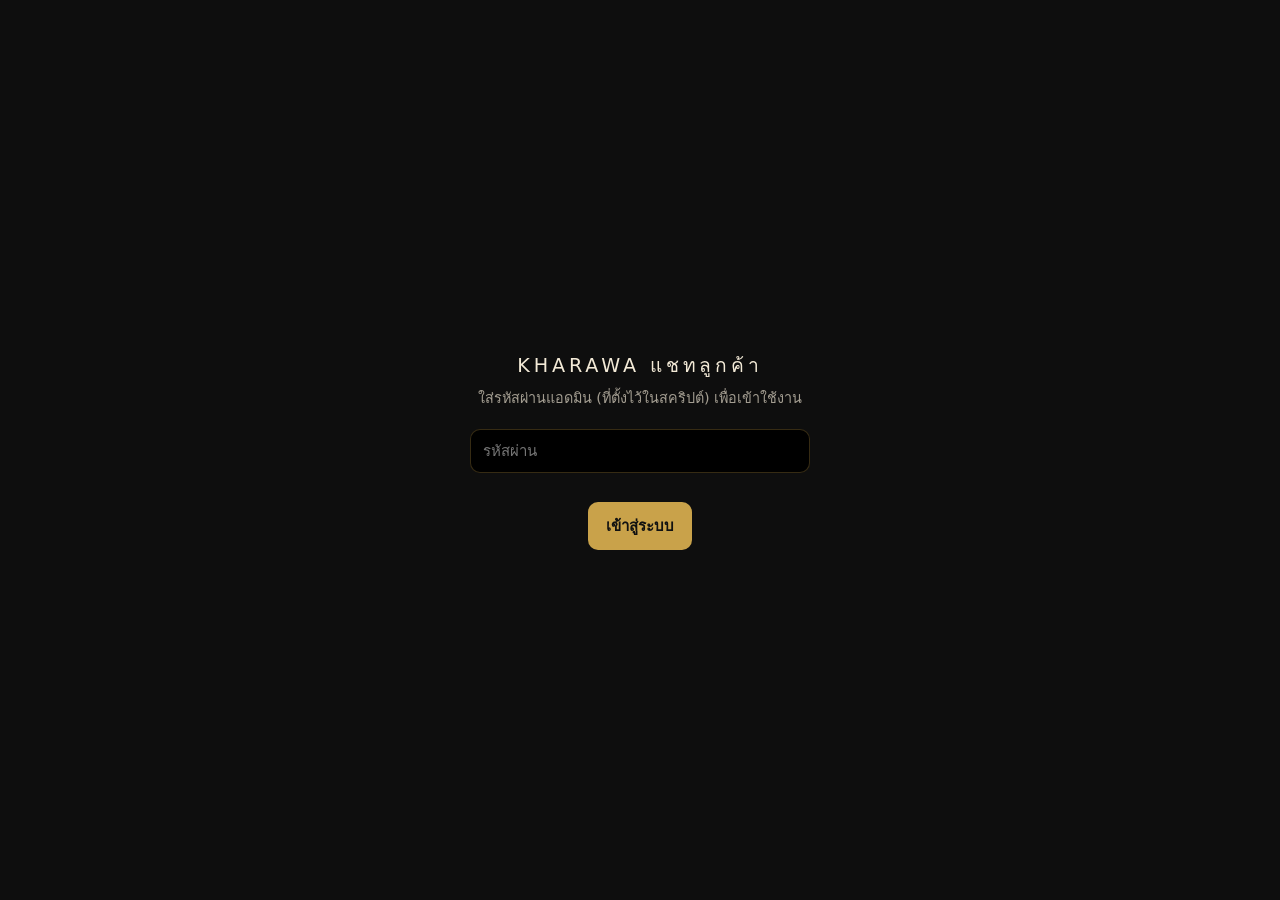
<file: site/admin/chat.html>
<!doctype html>
<html lang="th">
<head>
<meta charset="utf-8">
<meta name="viewport" content="width=device-width,initial-scale=1">
<meta name="robots" content="noindex,nofollow">
<title>KHARAWA แชทลูกค้า</title>
<style>
  :root{--bg:#0e0e0e;--panel:#171614;--line:#c9a24a44;--gold:#c9a24a;--text:#f3ead7;--mute:#f3ead799;--in:#26231f;--out:#c9a24a}
  *{box-sizing:border-box}
  html,body{height:100%;margin:0}
  body{background:var(--bg);color:var(--text);font-family:system-ui,-apple-system,"Noto Sans Thai",sans-serif;font-size:15px}
  button{font:inherit;cursor:pointer}
  #login{min-height:100%;display:flex;align-items:center;justify-content:center;padding:24px;text-align:center}
  #login form{max-width:340px;width:100%}
  h1{font-size:1.2rem;letter-spacing:.2em;font-weight:500;margin:0 0 6px}
  .sub{opacity:.65;margin:0 0 20px;font-size:.9rem}
  input[type=password],textarea{width:100%;background:#000;color:var(--text);border:1px solid var(--line);border-radius:10px;padding:12px;font:inherit}
  .btn{background:var(--gold);color:#111;border:0;border-radius:10px;padding:12px 18px;font-weight:700}
  .btn.ghost{background:transparent;color:var(--text);border:1px solid var(--line);font-weight:500}
  .err{color:#ff8a80;min-height:1.3em;margin:10px 0 0;font-size:.9rem}
  #app{display:none;height:100%}
  .wrap{display:grid;grid-template-columns:320px 1fr;height:100%}
  .side{border-right:1px solid var(--line);display:flex;flex-direction:column;min-height:0}
  .side header,.main header{padding:14px 16px;border-bottom:1px solid var(--line);display:flex;align-items:center;gap:10px;justify-content:space-between}
  .side header b{letter-spacing:.15em;font-weight:600}
  #contacts{overflow:auto;flex:1}
  .c{display:flex;gap:10px;padding:12px 16px;border-bottom:1px solid #ffffff10;cursor:pointer;align-items:center}
  .c:hover,.c.on{background:var(--panel)}
  .av{width:42px;height:42px;border-radius:50%;background:#333 center/cover;flex:none}
  .cm{min-width:0;flex:1}
  .cn{font-weight:600;white-space:nowrap;overflow:hidden;text-overflow:ellipsis}
  .ct{opacity:.65;font-size:.85rem;white-space:nowrap;overflow:hidden;text-overflow:ellipsis}
  .cr{text-align:right;font-size:.75rem;opacity:.7;flex:none}
  .badge{display:inline-block;background:#e53935;color:#fff;border-radius:99px;min-width:20px;padding:1px 6px;font-size:.75rem;margin-top:4px;opacity:1}
  .main{display:flex;flex-direction:column;min-height:0}
  #msgs{flex:1;overflow:auto;padding:16px;display:flex;flex-direction:column;gap:8px}
  .m{max-width:78%;padding:9px 12px;border-radius:14px;white-space:pre-wrap;word-break:break-word;background:var(--in)}
  .m.out{align-self:flex-end;background:var(--out);color:#111}
  .m small{display:block;opacity:.55;font-size:.7rem;margin-top:3px}
  .m img{max-width:240px;max-height:300px;border-radius:8px;display:block}
  .empty{margin:auto;opacity:.5;text-align:center}
  .quick{display:flex;gap:6px;overflow-x:auto;padding:8px 12px;border-top:1px solid var(--line)}
  .quick button{flex:none;background:transparent;color:var(--text);border:1px solid var(--line);border-radius:99px;padding:6px 12px;font-size:.85rem}
  .quick button:hover{background:var(--panel)}
  .send{display:flex;gap:8px;padding:10px 12px;border-top:1px solid var(--line);align-items:flex-end}
  .send textarea{resize:none;height:52px}
  #back{display:none}
  dialog{background:var(--panel);color:var(--text);border:1px solid var(--line);border-radius:14px;max-width:560px;width:calc(100% - 24px)}
  dialog::backdrop{background:#000a}
  .qrow{display:flex;gap:6px;margin-bottom:8px}
  .qrow input{flex:1;min-width:0;background:#000;color:var(--text);border:1px solid var(--line);border-radius:8px;padding:8px}
  .qrow input.t{flex:2}
  @media (max-width:760px){
    .wrap{grid-template-columns:1fr}
    .main{display:none}
    .wrap.chatting .side{display:none}
    .wrap.chatting .main{display:flex}
    #back{display:inline-block}
  }
</style>
</head>
<body>
<div id="login">
  <form id="loginForm">
    <h1>KHARAWA แชทลูกค้า</h1>
    <p class="sub">ใส่รหัสผ่านแอดมิน (ที่ตั้งไว้ในสคริปต์) เพื่อเข้าใช้งาน</p>
    <input id="pin" type="password" placeholder="รหัสผ่าน" autocomplete="current-password" required>
    <p class="err" id="loginErr"></p>
    <button class="btn" type="submit">เข้าสู่ระบบ</button>
  </form>
</div>

<div id="app">
  <div class="wrap" id="wrap">
    <aside class="side">
      <header><b>แชทลูกค้า</b><span><button class="btn ghost" id="refresh" title="รีเฟรช">↻</button> <button class="btn ghost" id="logout">ออก</button></span></header>
      <div id="contacts"></div>
    </aside>
    <section class="main">
      <header><span><button class="btn ghost" id="back">← กลับ</button> <b id="title">เลือกลูกค้าทางซ้าย</b></span></header>
      <div id="msgs"><div class="empty">ยังไม่ได้เลือกแชท</div></div>
      <div class="quick" id="quick"></div>
      <div class="send">
        <textarea id="text" placeholder="พิมพ์ข้อความตอบลูกค้า… (Ctrl+Enter เพื่อส่ง)"></textarea>
        <button class="btn" id="sendBtn">ส่ง</button>
      </div>
    </section>
  </div>
</div>

<dialog id="qdlg">
  <h3 style="margin-top:0">แก้ไขข้อความสำเร็จรูป</h3>
  <p class="sub">ใส่ {ชื่อ} ตรงที่อยากให้แทนด้วยชื่อลูกค้า เก็บไว้ในเบราว์เซอร์เครื่องนี้</p>
  <div id="qedit"></div>
  <button class="btn ghost" id="qadd">+ เพิ่ม</button>
  <div style="display:flex;gap:8px;justify-content:flex-end;margin-top:14px">
    <button class="btn ghost" id="qcancel">ยกเลิก</button><button class="btn" id="qsave">บันทึก</button>
  </div>
</dialog>

<script src="../config.js"></script>
<script>
(function () {
  var URL_ = window.KHARAWA_CONSIGN_ENDPOINT;
  var $ = function (s) { return document.querySelector(s); };
  var pin = '', current = null, contacts = [], pollTimer = null, imgCache = {};
  var DEFAULT_QUICK = [
    { l: 'ทักทาย', t: 'สวัสดีค่ะ คุณ{ชื่อ} ขอบคุณที่ติดต่อ KHARAWA นะคะ สนใจสินค้าตัวไหนสอบถามได้เลยค่ะ' },
    { l: 'ขอไซซ์/รูป', t: 'รบกวนแจ้งไซซ์ที่ต้องการ หรือส่งชื่อ/รูปสินค้าที่สนใจมาได้เลยนะคะ' },
    { l: 'ราคา/สต็อก', t: 'ตรวจสอบราคาและสต็อกให้สักครู่นะคะ' },
    { l: 'การชำระเงิน', t: 'สามารถโอนชำระได้เลยค่ะ เมื่อโอนแล้วส่งสลิปในแชทนี้ได้เลยนะคะ' },
    { l: 'จัดส่ง', t: 'หลังได้รับยอดโอนแล้ว ทางร้านจะแพ็กและส่งภายใน 1-2 วันทำการ พร้อมส่งเลขพัสดุให้ค่ะ' },
    { l: 'ขอบคุณ', t: 'ขอบคุณที่อุดหนุน KHARAWA นะคะ 🙏' }
  ];
  function quick() { try { var q = JSON.parse(localStorage.getItem('kh-quick') || 'null'); if (Array.isArray(q) && q.length) return q; } catch (e) {} return DEFAULT_QUICK; }
  function esc(s) { return String(s == null ? '' : s).replace(/[&<>"']/g, function (c) { return { '&': '&amp;', '<': '&lt;', '>': '&gt;', '"': '&quot;', "'": '&#39;' }[c]; }); }
  function fmt(ms) { if (!ms) return ''; var d = new Date(ms), n = new Date(); var t = d.toLocaleTimeString('th-TH', { hour: '2-digit', minute: '2-digit' }); return d.toDateString() === n.toDateString() ? t : d.toLocaleDateString('th-TH', { day: 'numeric', month: 'short' }) + ' ' + t; }
  function api(body) {
    body.pin = pin;
    return fetch(URL_, { method: 'POST', headers: { 'Content-Type': 'text/plain;charset=utf-8' }, body: JSON.stringify(body) })
      .then(function (r) { return r.json(); });
  }
  function errText(e) {
    return ({ 'bad-pin': 'รหัสผ่านไม่ถูกต้อง', 'locked': 'ใส่ผิดหลายครั้ง ถูกล็อก 10 นาที', 'no-pin-set': 'ยังไม่ได้ตั้งรหัสผ่านในสคริปต์ (CHAT_ADMIN_PIN)', 'no-token': 'ยังไม่ได้ใส่ LINE token ในสคริปต์' })[e]
      || (/^line-/.test(e) ? 'LINE ปฏิเสธการส่ง (' + e + ')' : 'เกิดข้อผิดพลาด: ' + e);
  }

  // ---- login ----
  $('#loginForm').addEventListener('submit', function (ev) {
    ev.preventDefault(); pin = $('#pin').value; $('#loginErr').textContent = 'กำลังตรวจสอบ…';
    api({ action: 'chatList' }).then(function (r) {
      if (!r.ok) { $('#loginErr').textContent = errText(r.error); return; }
      try { sessionStorage.setItem('kh-pin', pin); } catch (e) {}
      start(r.contacts);
    }).catch(function () { $('#loginErr').textContent = 'เชื่อมต่อสคริปต์ไม่ได้ (เช็ก URL ใน config.js)'; });
  });
  $('#logout').addEventListener('click', function () { try { sessionStorage.removeItem('kh-pin'); } catch (e) {} location.reload(); });
  try { var sp = sessionStorage.getItem('kh-pin'); if (sp) { $('#pin').value = sp; $('#loginForm').requestSubmit(); } } catch (e) {}

  function start(list) {
    $('#login').style.display = 'none'; $('#app').style.display = 'block';
    contacts = list; renderContacts(); renderQuick();
    clearInterval(pollTimer); pollTimer = setInterval(poll, 8000);
  }

  // ---- contacts ----
  function renderContacts() {
    var un = contacts.reduce(function (a, c) { return a + c.unread; }, 0);
    document.title = (un ? '(' + un + ') ' : '') + 'KHARAWA แชทลูกค้า';
    $('#contacts').innerHTML = contacts.length ? contacts.map(function (c) {
      return '<div class="c' + (current && current.userId === c.userId ? ' on' : '') + '" data-id="' + esc(c.userId) + '">' +
        '<div class="av"' + (c.picture ? ' style="background-image:url(\'' + esc(c.picture) + '\')"' : '') + '></div>' +
        '<div class="cm"><div class="cn">' + esc(c.name) + '</div><div class="ct">' + esc(c.lastText) + '</div></div>' +
        '<div class="cr">' + fmt(c.lastTime) + (c.unread ? '<br><span class="badge">' + c.unread + '</span>' : '') + '</div></div>';
    }).join('') : '<div class="empty" style="padding:30px">ยังไม่มีข้อความจากลูกค้า</div>';
    [].forEach.call(document.querySelectorAll('.c'), function (el) {
      el.addEventListener('click', function () { open_(el.dataset.id); });
    });
  }
  var lastSig = '';
  function poll() {
    if (document.hidden) return;
    api({ action: 'chatList' }).then(function (r) {
      if (!r.ok) return;
      var prevUnread = contacts.reduce(function (a, c) { return a + c.unread; }, 0);
      contacts = r.contacts;
      // the open chat is read already
      contacts.forEach(function (c) { if (current && c.userId === current.userId && c.unread) c._reload = true; });
      renderContacts();
      var sig = contacts.map(function (c) { return c.userId + c.lastTime; }).join();
      if (current && sig !== lastSig) loadThread(false);
      lastSig = sig;
      var now = contacts.reduce(function (a, c) { return a + c.unread; }, 0);
      if (now > prevUnread) beep();
    }).catch(function () {});
  }
  function beep() { try { var a = new (window.AudioContext || window.webkitAudioContext)(), o = a.createOscillator(); o.connect(a.destination); o.frequency.value = 880; o.start(); o.stop(a.currentTime + .12); } catch (e) {} }

  // ---- thread ----
  function open_(id) {
    current = contacts.filter(function (c) { return c.userId === id; })[0];
    $('#title').textContent = current ? current.name : '';
    $('#wrap').classList.add('chatting'); renderContacts(); loadThread(true); renderQuick();
  }
  $('#back').addEventListener('click', function () { $('#wrap').classList.remove('chatting'); current = null; renderContacts(); });
  function loadThread(scroll) {
    if (!current) return;
    var id = current.userId;
    api({ action: 'chatThread', userId: id }).then(function (r) {
      if (!r.ok || !current || current.userId !== id) return;
      var box = $('#msgs'), atEnd = scroll || box.scrollHeight - box.scrollTop - box.clientHeight < 80;
      box.innerHTML = r.messages.length ? r.messages.map(function (m) {
        var body = m.type === 'image' && m.fileId ? '<img data-f="' + esc(m.fileId) + '" alt="รูปจากลูกค้า" src="' + (imgCache[m.fileId] || '[data-uri]') + '">' : esc(m.text);
        return '<div class="m ' + (m.dir === 'out' ? 'out' : '') + '">' + body + '<small>' + fmt(m.time) + '</small></div>';
      }).join('') : '<div class="empty">ยังไม่มีข้อความ</div>';
      if (atEnd) box.scrollTop = box.scrollHeight;
      [].forEach.call(box.querySelectorAll('img[data-f]'), function (img) {
        var f = img.dataset.f; if (imgCache[f]) return;
        api({ action: 'chatImage', fileId: f }).then(function (x) { if (x.ok) { imgCache[f] = x.dataUrl; img.src = x.dataUrl; } });
      });
      current.unread = 0; renderContacts();
    });
  }

  // ---- send ----
  function send() {
    var t = $('#text').value.trim(); if (!current || !t) return;
    var b = $('#sendBtn'); b.disabled = true; b.textContent = '…';
    api({ action: 'chatSend', userId: current.userId, text: t }).then(function (r) {
      b.disabled = false; b.textContent = 'ส่ง';
      if (!r.ok) { alert('ส่งไม่สำเร็จ: ' + errText(r.error) + (r.detail ? '\n' + r.detail : '')); return; }
      $('#text').value = ''; loadThread(true);
    }).catch(function () { b.disabled = false; b.textContent = 'ส่ง'; alert('ส่งไม่สำเร็จ: เชื่อมต่อไม่ได้'); });
  }
  $('#sendBtn').addEventListener('click', send);
  $('#text').addEventListener('keydown', function (e) { if (e.key === 'Enter' && (e.ctrlKey || e.metaKey)) send(); });
  $('#refresh').addEventListener('click', poll);

  // ---- quick replies ----
  function renderQuick() {
    var q = quick();
    $('#quick').innerHTML = q.map(function (x, i) { return '<button data-i="' + i + '">' + esc(x.l) + '</button>'; }).join('') + '<button data-edit="1">✎ แก้ไข</button>';
    [].forEach.call($('#quick').querySelectorAll('button'), function (b) {
      b.addEventListener('click', function () {
        if (b.dataset.edit) return editQuick();
        var name = current ? current.name : '';
        var tx = $('#text'); tx.value = q[b.dataset.i].t.replace(/\{ชื่อ\}/g, name); tx.focus();
      });
    });
  }
  function editQuick() {
    var q = quick();
    $('#qedit').innerHTML = q.map(rowHtml).join('');
    $('#qdlg').showModal();
  }
  function rowHtml(x) { return '<div class="qrow"><input class="l" placeholder="ชื่อปุ่ม" value="' + esc(x.l) + '"><input class="t" placeholder="ข้อความ" value="' + esc(x.t) + '"><button class="btn ghost" type="button" onclick="this.parentNode.remove()">ลบ</button></div>'; }
  $('#qadd').addEventListener('click', function () { $('#qedit').insertAdjacentHTML('beforeend', rowHtml({ l: '', t: '' })); });
  $('#qcancel').addEventListener('click', function () { $('#qdlg').close(); });
  $('#qsave').addEventListener('click', function () {
    var out = [].map.call($('#qedit').querySelectorAll('.qrow'), function (r) { return { l: r.querySelector('.l').value.trim(), t: r.querySelector('.t').value.trim() }; }).filter(function (x) { return x.l && x.t; });
    try { localStorage.setItem('kh-quick', JSON.stringify(out)); } catch (e) {}
    $('#qdlg').close(); renderQuick();
  });
})();
</script>
</body>
</html>
</file>
<file: site/styles.css>
/* KHARAWA — v2 design.
   Manus's language (ink / cream / red / blue, tight display caps, numbered sections, hard red shadow on dialogs)
   on a stricter grid, with Archivo for Latin and Noto Sans Thai for Thai (fonts are linked from index.html). */

:root {
  --black: #11100e;
  --ink: #1a1814;
  --cream: #f2e7d3;
  --paper: #e9dcc2;
  --red: #c9231c;
  --red-hi: #e8604f; /* red for small text on black: 5.6:1 (brand red is 3.4:1 there) */
  --blue: #164f9b;
  --line: rgba(242, 231, 211, .2);
  --line-dark: rgba(17, 16, 14, .22);
  --muted: rgba(242, 231, 211, .76);
  --muted-dark: rgba(17, 16, 14, .74);

  --font: 'Archivo', 'Noto Sans Thai', 'Sarabun', system-ui, -apple-system, 'Segoe UI', sans-serif;
  --font-display: var(--font); /* headings and labels; Thai gets Prompt (heavier, wider) so it holds up next to the Archivo capitals */
  --track-label: .18em;   /* small caps labels; Thai has no caps, so it is nearly 0 under html[lang="th"] */
  --track-display: -.035em;
  --lh-body: 1.75;

  --header-h: 72px;
  --gutter: clamp(20px, 5vw, 80px);
  --max: 1360px;
  --pad: max(var(--gutter), calc((100% - var(--max)) / 2));
  --pad-vw: max(var(--gutter), calc((100vw - var(--max)) / 2)); /* same edge as --pad, for boxes nested inside a grid column */
  --section-y: clamp(64px, 8vw, 120px);
  --ease: cubic-bezier(.2, .7, .2, 1);
}
html[lang="th"] {
  --font-display: 'Archivo', 'Prompt', 'Noto Sans Thai', 'Sarabun', system-ui, sans-serif;
  --track-label: .02em;
  --track-display: 0em;
  --lh-body: 1.95;
}

* { box-sizing: border-box; }
html { scroll-behavior: smooth; -webkit-text-size-adjust: 100%; text-size-adjust: 100%; }
body { margin: 0; background: var(--black); color: var(--cream); font-family: var(--font); font-size: 16px; line-height: var(--lh-body); -webkit-font-smoothing: antialiased; text-rendering: optimizeLegibility; }
body.drawer-open, body.modal-open { overflow: hidden; }
a { color: inherit; text-decoration: none; }
button { font: inherit; color: inherit; }
img { max-width: 100%; }
:focus-visible { outline: 2px solid var(--red-hi); outline-offset: 3px; }
.section-cream :focus-visible, .cart-drawer :focus-visible, .product-modal :focus-visible, .mobile-nav :focus-visible { outline-color: var(--blue); }
section[id] { scroll-margin-top: var(--header-h); }

h1, h2, h3, p { margin-top: 0; }
p { text-wrap: pretty; }
h1, h2, h3, .eyebrow, .button, .main-nav a, .menu-button, .cart-button, .mobile-nav a, .product-meta, .product-card strong, .text-button, .add-button, .modal-price, .cart-total strong, .consign-rules strong, .consign-form label > span, .note-cta, .site-footer { font-family: var(--font-display); }
h1, h2, h3 { font-weight: 800; font-stretch: 112%; text-wrap: balance; }
h1 em, h2 em, h3 em { color: var(--red-hi); font-style: normal; }
.section-cream h2 em { color: var(--red); }
html[lang="th"] h1, html[lang="th"] h2, html[lang="th"] h3 { font-weight: 700; font-stretch: 100%; }
html[lang="th"] h1 { font-weight: 800; }

h1 { font-size: clamp(3.4rem, 2rem + 7vw, 9rem); line-height: .9; letter-spacing: var(--track-display); margin: 0; }
h2 { font-size: clamp(2.6rem, 1.4rem + 4.8vw, 6.6rem); line-height: .94; letter-spacing: var(--track-display); margin: 0 0 .5em; }
html[lang="th"] h1 { font-size: clamp(3rem, 1.6rem + 6.4vw, 8rem); line-height: 1.17; }
html[lang="th"] h2 { font-size: clamp(2.4rem, 1.3rem + 4vw, 5.6rem); line-height: 1.2; }

.eyebrow { display: flex; align-items: center; gap: 14px; margin: 0 0 clamp(20px, 2.4vw, 32px); font-size: .72rem; font-weight: 600; font-stretch: 112%; line-height: 1.4; letter-spacing: var(--track-label); text-transform: uppercase; color: var(--muted); }
.eyebrow::before { content: ""; flex: none; width: 28px; height: 1px; background: currentColor; }
.eyebrow.dark { color: var(--red); }
html[lang="th"] .eyebrow { font-size: .9rem; font-stretch: 100%; }
.body-copy { max-width: 34em; margin: 0; font-size: 1.0625rem; line-height: var(--lh-body); }

.section-index { grid-column: 1 / -1; display: flex; align-items: baseline; padding-top: 16px; margin-bottom: clamp(32px, 4.5vw, 64px); border-top: 1px solid var(--line-dark); color: var(--red); font-size: .75rem; font-weight: 600; font-stretch: 112%; letter-spacing: .2em; }
.section-black .section-index { border-top-color: var(--line); color: var(--red-hi); }
.section-cream { background: var(--cream); color: var(--black); }
.section-black { background: var(--black); color: var(--cream); }

/* ---------- Buttons ---------- */
.button { display: inline-flex; align-items: center; justify-content: center; gap: 18px; min-height: 52px; padding: 14px 24px; border: 1px solid currentColor; background: transparent; font-size: .72rem; font-weight: 700; font-stretch: 112%; letter-spacing: var(--track-label); text-transform: uppercase; line-height: 1.2; cursor: pointer; transition: background-color .25s, color .25s, border-color .25s, transform .25s var(--ease); }
html[lang="th"] .button { font-size: .95rem; font-stretch: 100%; }
.button:hover, .button:focus-visible { transform: translate(-3px, -3px); }
.button-light { color: var(--cream); }
.button-light:hover { background: var(--cream); color: var(--black); }
.button-dark { color: var(--cream); background: var(--black); border-color: var(--black); }
.button-dark:hover { color: var(--black); background: transparent; }
.button-cream { color: var(--black); background: var(--cream); border-color: var(--cream); }
.button-cream:hover { color: var(--cream); background: var(--red); border-color: var(--red); }
.text-link { display: inline-block; padding-bottom: 4px; border-bottom: 1px solid currentColor; font-size: .9rem; transition: color .2s, border-color .2s; }
.text-link:hover { color: var(--red-hi); }

/* ---------- Header ---------- */
.site-header { position: fixed; z-index: 10; top: 0; left: 0; width: 100%; height: var(--header-h); display: flex; align-items: center; gap: 32px; padding: 0 var(--pad); background: rgba(17, 16, 14, .94); -webkit-backdrop-filter: blur(12px); backdrop-filter: blur(12px); border-bottom: 1px solid var(--line); }
/* Over the hero the header floats on the artwork; script.js adds .is-overlay only while the hero is under it. */
.site-header.is-overlay { background-color: transparent; background-image: linear-gradient(rgba(17, 16, 14, .86), rgba(17, 16, 14, .74) 55%, rgba(17, 16, 14, 0)); background-origin: border-box; -webkit-backdrop-filter: none; backdrop-filter: none; border-bottom-color: transparent; }
.site-header.is-overlay .main-nav a, .site-header.is-overlay .menu-button, .site-header.is-overlay .cart-button, .site-header.is-overlay .language-switcher { text-shadow: 0 1px 6px rgba(17, 16, 14, .6); }
.brand-lockup { display: flex; align-items: center; gap: 12px; font-size: .75rem; font-weight: 800; font-stretch: 118%; letter-spacing: .22em; }
.brand-lockup img { width: 36px; height: 36px; object-fit: cover; border: 1px solid var(--cream); }
.main-nav { display: flex; gap: clamp(28px, 3.4vw, 52px); margin-left: auto; }
.main-nav a, .menu-button, .cart-button { position: relative; border: 0; background: transparent; cursor: pointer; font-size: .72rem; font-weight: 600; font-stretch: 112%; letter-spacing: var(--track-label); text-transform: uppercase; transition: color .2s; }
html[lang="th"] .main-nav a, html[lang="th"] .menu-button, html[lang="th"] .cart-button { font-size: .95rem; font-stretch: 100%; }
.main-nav a::after { content: ""; position: absolute; left: 0; right: 0; bottom: -6px; height: 1px; background: currentColor; transform: scaleX(0); transform-origin: left; transition: transform .35s var(--ease); }
.main-nav a:hover::after, .main-nav a:focus-visible::after { transform: scaleX(1); }
.menu-button:hover, .menu-button:focus-visible, .cart-button:hover, .cart-button:focus-visible { color: var(--red-hi); }
.header-actions { display: flex; align-items: center; gap: clamp(18px, 2vw, 30px); }
.language-switcher { display: flex; align-items: center; gap: 5px; font-size: .68rem; font-weight: 600; font-stretch: 112%; letter-spacing: .12em; }
.language-button { border: 0; background: transparent; color: inherit; cursor: pointer; font: inherit; letter-spacing: inherit; padding: 4px 3px; opacity: .6; transition: opacity .2s, color .2s; }
.language-button:hover, .language-button:focus-visible { opacity: 1; color: var(--red-hi); }
.language-button.is-active { opacity: 1; border-bottom: 1px solid currentColor; }
.menu-button, .cart-button { display: inline-flex; align-items: center; gap: 10px; min-height: 44px; padding: 0; }
.cart-count { display: inline-grid; place-items: center; min-width: 20px; height: 20px; padding: 0 5px; border-radius: 10px; background: var(--red); color: var(--cream); font-size: .65rem; font-stretch: 100%; letter-spacing: 0; text-shadow: none; }
.menu-button { display: none; }
.menu-button::before { content: ""; width: 18px; height: 10px; background: linear-gradient(currentColor, currentColor) top/100% 1.5px no-repeat, linear-gradient(currentColor, currentColor) center/100% 1.5px no-repeat, linear-gradient(currentColor, currentColor) bottom/100% 1.5px no-repeat; }

.mobile-nav { position: fixed; z-index: 9; top: var(--header-h); left: 0; right: 0; max-height: calc(100vh - var(--header-h)); overflow: auto; background: var(--cream); color: var(--black); padding: 8px var(--pad) 28px; flex-direction: column; border-bottom: 1px solid var(--line-dark); }
.mobile-nav:not([hidden]) { display: flex; }
.mobile-nav a { display: flex; justify-content: space-between; align-items: baseline; gap: 16px; padding: 18px 0; border-bottom: 1px solid var(--line-dark); font-size: 1.4rem; font-weight: 700; font-stretch: 112%; line-height: 1.3; letter-spacing: -.01em; }
html[lang="th"] .mobile-nav a { font-stretch: 100%; letter-spacing: 0; }
.mobile-nav a::after { content: "→"; color: var(--red); font-weight: 400; }
.mobile-nav a:hover { color: var(--red); }

/* ---------- Cart drawer ---------- */
.cart-drawer { position: fixed; z-index: 30; top: 0; right: 0; width: min(440px, 100vw); height: 100vh; height: 100dvh; background: var(--cream); color: var(--black); padding: 28px 30px; transform: translateX(100%); visibility: hidden; transition: transform .35s var(--ease), visibility 0s .35s; display: flex; flex-direction: column; }
.cart-drawer.is-open { transform: translateX(0); visibility: visible; transition: transform .35s var(--ease), visibility 0s; }
.cart-backdrop { position: fixed; z-index: 29; inset: 0; background: rgba(17, 16, 14, .7); }
.cart-head, .cart-total { display: flex; align-items: center; justify-content: space-between; gap: 20px; }
.cart-head { border-bottom: 1px solid var(--line-dark); padding-bottom: 16px; }
.cart-head h2 { font-size: 1.6rem; line-height: 1.2; margin: 0; letter-spacing: -.02em; }
html[lang="th"] .cart-head h2 { font-size: 1.6rem; letter-spacing: 0; }
.cart-close, .modal-close { display: grid; place-items: center; width: 44px; height: 44px; border: 0; background: transparent; color: inherit; cursor: pointer; font-size: 2rem; line-height: 1; }
.cart-close { margin-right: -10px; }
.cart-items { flex: 1; overflow: auto; padding: 8px 0 20px; }
.empty-cart { margin-top: 20px; color: var(--muted-dark); font-size: .95rem; }
.cart-item { display: grid; grid-template-columns: 64px 1fr auto; gap: 16px; align-items: center; border-bottom: 1px solid var(--line-dark); padding: 18px 0; }
.cart-item .cart-item-art { width: 64px; height: 80px; aspect-ratio: auto; margin: 0; }
.cart-item h3 { font-size: .92rem; line-height: 1.35; letter-spacing: .01em; margin: 0 0 4px; }
.cart-item p { font-size: .75rem; line-height: 1.4; margin: 0; color: var(--muted-dark); }
.cart-quantity { display: flex; align-items: center; gap: 12px; margin-top: 10px; }
.cart-quantity button { width: 30px; height: 30px; border: 1px solid var(--black); background: transparent; cursor: pointer; transition: background-color .2s, color .2s; }
.cart-quantity button:hover { background: var(--black); color: var(--cream); }
.cart-remove { border: 0; background: transparent; color: var(--red); cursor: pointer; font-size: .75rem; padding: 8px 0; text-decoration: underline; text-underline-offset: 3px; }
.cart-foot { border-top: 1px solid var(--line-dark); padding-top: 18px; }
.cart-total strong { font-size: .8rem; font-weight: 700; font-stretch: 112%; letter-spacing: var(--track-label); }
.cart-note { color: var(--muted-dark); font-size: .8rem; line-height: 1.6; margin: 10px 0 16px; }
.checkout-button { width: 100%; }
.checkout-button:disabled { cursor: not-allowed; opacity: .5; transform: none; }

/* ---------- Product dialog ---------- */
.product-modal { width: min(980px, calc(100vw - 32px)); max-height: calc(100vh - 32px); max-height: calc(100dvh - 32px); border: 0; padding: 0; background: var(--cream); color: var(--black); box-shadow: 14px 14px 0 var(--red); overflow: auto; }
.product-modal::backdrop { background: rgba(17, 16, 14, .82); }
.modal-close { position: absolute; z-index: 2; top: 14px; right: 14px; background: var(--cream); border: 1px solid var(--black); font-size: 1.6rem; transition: background-color .2s, color .2s; }
.modal-close:hover { background: var(--black); color: var(--cream); }
.modal-layout { display: grid; grid-template-columns: 5fr 6fr; }
.modal-layout .modal-art { aspect-ratio: auto; margin: 0; min-height: 560px; }
.modal-layout .modal-art::before { background-size: var(--modal-fit, cover); background-position: var(--modal-pos, center); }
.cart-item .cart-item-art::before { background-size: var(--thumb-size, cover); background-position: var(--thumb-pos, center); }
.modal-copy { display: flex; flex-direction: column; align-items: flex-start; justify-content: center; padding: clamp(32px, 4.4vw, 64px); }
.modal-copy .product-meta { color: var(--red); }
.modal-title, html[lang="th"] .modal-title { font-size: clamp(1.7rem, 1rem + 1.7vw, 2.6rem); line-height: 1.05; letter-spacing: var(--track-display); margin: 0 0 20px; }
html[lang="th"] .modal-title { line-height: 1.25; }
.modal-description { max-width: 32em; margin: 0 0 20px; line-height: var(--lh-body); }
.modal-specs { align-self: stretch; margin: 0; padding: 0; list-style: none; border-top: 1px solid var(--line-dark); color: var(--muted-dark); font-size: .92rem; }
.modal-specs li { padding: 10px 0; border-bottom: 1px solid var(--line-dark); }
.modal-price { display: block; margin: 24px 0; font-size: .8rem; font-stretch: 112%; letter-spacing: var(--track-label); }
.modal-add { position: sticky; bottom: 12px; } /* only matters when a small screen has to scroll the dialog */

/* ---------- Hero + intro ---------- */
/* Split first screen like the original site: copy on black at the left, the artwork at the right. */
.hero { display: grid; grid-template-columns: minmax(0, 1.1fr) minmax(0, 1fr); min-height: 100vh; min-height: 100svh; background: var(--black); }
.hero-copy { display: flex; flex-direction: column; align-items: flex-start; justify-content: center; padding: calc(var(--header-h) + clamp(24px, 5vh, 64px)) clamp(24px, 4vw, 72px) clamp(24px, 4vh, 48px) var(--pad-vw); }
.hero .eyebrow::before { content: "✱"; width: auto; height: auto; background: none; color: var(--red-hi); font-size: 1.05em; line-height: 1; }
.hero h1 { font-size: clamp(3.4rem, 1.2rem + 7.4vw, 8.4rem); letter-spacing: -.045em; }
html[lang="th"] .hero h1 { font-size: clamp(2.8rem, 1.2rem + 5.2vw, 7.2rem); letter-spacing: 0; }
.hero-description { max-width: 24em; margin: clamp(24px, 4vh, 40px) 0 clamp(24px, 4vh, 36px); color: var(--muted); font-size: 1.0625rem; line-height: var(--lh-body); }
.hero-cta { box-shadow: 4px 4px 0 var(--red); }
.hero-cta:hover, .hero-cta:focus-visible { box-shadow: 8px 8px 0 var(--red); }
.edition-mark { display: flex; align-items: center; margin: auto 0 0; padding-top: clamp(32px, 6vh, 72px); color: var(--muted); font-size: .68rem; font-weight: 600; font-stretch: 112%; letter-spacing: .2em; }
.edition-mark span + span::before { content: ""; display: inline-block; width: 1px; height: .9em; margin: 0 1.1em; background: var(--line); vertical-align: -.1em; }
.hero-art { position: relative; overflow: hidden; background: var(--cream); }
.hero-art img { position: absolute; inset: 0; display: block; width: 100%; height: 100%; object-fit: cover; object-position: 62% 40%; }
.hero-art-label { position: absolute; right: clamp(20px, 3vw, 48px); bottom: clamp(24px, 4vh, 48px); padding: 10px 14px; background: rgba(17, 16, 14, .86); color: var(--cream); font-size: .65rem; font-weight: 700; font-stretch: 118%; line-height: 1.3; letter-spacing: .2em; text-align: right; }

/* ---------- Manifesto ---------- */
.manifesto, .consign, .contact { display: grid; grid-template-columns: repeat(12, minmax(0, 1fr)); column-gap: 24px; align-items: start; padding: calc(var(--section-y) * .55) var(--pad) var(--section-y); }
.manifesto-main { grid-column: 1 / span 9; }
.manifesto .body-copy { margin-left: 44%; }
.manifesto-stamp { grid-column: 10 / span 3; align-self: end; justify-self: end; padding: 12px 16px; border: 1px solid var(--red); color: var(--red); font-size: .7rem; font-weight: 700; font-stretch: 118%; line-height: 1.35; letter-spacing: .18em; }

/* ---------- Collection ---------- */
.collection { padding: calc(var(--section-y) * .55) var(--pad) var(--section-y); }
.collection .section-index { margin-bottom: clamp(48px, 7vw, 112px); }
.collection-heading { display: flex; justify-content: space-between; align-items: flex-end; gap: 40px; margin-bottom: clamp(48px, 6vw, 88px); }
.collection-heading h2 { margin-bottom: 0; }
.section-intro { max-width: 26em; margin: 0 0 .6em; color: var(--muted); font-size: 1rem; line-height: var(--lh-body); }
.showcase-banner { display: grid; grid-template-columns: 1fr auto; align-items: end; gap: 32px; margin-bottom: clamp(56px, 7vw, 104px); padding: clamp(28px, 4vw, 56px); background: var(--red); color: var(--cream); }
.showcase-banner .eyebrow { color: var(--cream); }
.showcase-banner h3 { margin: 0; font-size: clamp(2.2rem, 1rem + 4vw, 5rem); line-height: .94; letter-spacing: var(--track-display); }
html[lang="th"] .showcase-banner h3 { line-height: 1.2; font-size: clamp(2.1rem, 1rem + 3.4vw, 4.4rem); }
.showcase-banner h3 em { color: var(--black); }
.showcase-banner .button { color: var(--cream); }
.showcase-banner .button:hover { background: var(--cream); color: var(--black); }

.product-grid { --card-gap: clamp(56px, 6vw, 96px); display: grid; grid-template-columns: repeat(3, minmax(0, 1fr)); column-gap: clamp(20px, 2.2vw, 36px); margin-bottom: calc(var(--card-gap) * -1); }
.product-card, .grid-note { margin-bottom: var(--card-gap); }
.product-card { display: flex; flex-direction: column; }
/* One row track per part of the card (image, status, name, text, specs, price, actions): rows line up across the grid. */
@supports (grid-template-rows: subgrid) {
  .product-card { display: grid; grid-template-rows: subgrid; grid-row: span 8; row-gap: 0; }
  .grid-note { grid-row: span 8; }
}
.product-image { position: relative; overflow: hidden; aspect-ratio: 1 / 1; margin-bottom: 22px; background: var(--plate-bg, var(--paper)); }
.product-image::before { content: ""; position: absolute; inset: 0; background: var(--plate, none) center / cover no-repeat; transition: transform 1s var(--ease); }
.product-card:hover .product-image::before { transform: scale(1.04); }
.product-image img { position: absolute; inset: 0; width: 100%; height: 100%; object-fit: cover; }
.product-image span { position: absolute; z-index: 1; left: 14px; top: 14px; padding: 4px 8px; background: rgba(17, 16, 14, .82); color: var(--cream); font-size: .62rem; font-stretch: 112%; letter-spacing: .16em; line-height: 1.4; }
/* 1: real product photo (front and back side by side, square). --modal-fit / --thumb-* tune how it is cropped in the dialog and the cart. */
.product-image-1 { --plate: url("./assets/products/first-press-tee.webp"); --plate-bg: #e5ddd6; --modal-fit: contain; --modal-pos-mobile: center 42%; --thumb-size: 195%; --thumb-pos: 0% 31%; }
/* 2: real product photo, three colourways side by side (square) */
.product-image-2 { --plate: url("./assets/products/small-signal-tee.webp"); --plate-bg: #e8e2dd; --modal-fit: contain; --modal-pos-mobile: center 52%; --thumb-size: 270%; --thumb-pos: 82% 50%; }
/* 3 and 4: crops of the old site's product pictures (low resolution, upscaled); replace with the original files when available */
.product-image-3 { --plate: url("./assets/products/rising-press-tee.webp"); --plate-bg: #ece8e3; --modal-pos: 100% center; }
.product-image-4 { --plate: url("./assets/products/press-typo-tee.webp"); --plate-bg: #ebe7e2; --modal-pos: 85% center; }
.product-image-5 { --plate: url("./assets/products/press-cap-01.webp"); --plate-bg: #ece7e1; --modal-fit: contain; --modal-pos-mobile: center; }
.product-meta { margin: 0 0 10px; color: var(--red-hi); font-size: .68rem; font-weight: 600; font-stretch: 112%; letter-spacing: var(--track-label); line-height: 1.4; }
html[lang="th"] .product-meta { font-size: .85rem; font-stretch: 100%; }
.product-card h3 { margin: 0 0 10px; font-size: 1.2rem; line-height: 1.2; letter-spacing: .01em; }
html[lang="th"] .product-card h3 { font-size: 1.3rem; letter-spacing: 0; }
.product-card p { margin: 0; }
.product-card p:not(.product-meta) { color: var(--muted); font-size: .9375rem; line-height: var(--lh-body); }
.product-card ul { flex: 1; margin: 16px 0 0; align-self: start; width: 100%; padding: 0; list-style: none; color: var(--muted); font-size: .85rem; }
.product-card li { padding: 8px 0; border-top: 1px solid var(--line); }
.product-card li:last-child { border-bottom: 1px solid var(--line); }
.product-card strong { margin-top: 20px; font-size: .72rem; font-weight: 700; font-stretch: 112%; letter-spacing: var(--track-label); }
html[lang="th"] .product-card strong { font-size: .9rem; font-stretch: 100%; }
.product-actions { display: flex; justify-content: space-between; align-items: center; gap: 12px; margin-top: 14px; }
.text-button, .add-button { cursor: pointer; background: transparent; font-size: .72rem; font-weight: 600; font-stretch: 112%; letter-spacing: var(--track-label); text-transform: uppercase; }
html[lang="th"] .text-button, html[lang="th"] .add-button { font-size: .92rem; font-stretch: 100%; }
.text-button { padding: 10px 0; border: 0; border-bottom: 1px solid var(--cream); color: var(--cream); transition: color .2s, border-color .2s; }
.text-button:hover { color: var(--red-hi); border-color: var(--red-hi); }
.add-button { min-height: 44px; padding: 10px 18px; border: 1px solid var(--red-hi); color: var(--red-hi); transition: background-color .2s, color .2s, border-color .2s; }
.add-button:hover, .add-button:focus-visible { background: var(--red); border-color: var(--red); color: var(--cream); }

.grid-note { display: flex; flex-direction: column; gap: 0; min-height: 320px; padding: clamp(24px, 3vw, 40px); border: 1px solid var(--line); background: linear-gradient(rgba(17, 16, 14, .84), rgba(17, 16, 14, .93)), url("./assets/kharawa-art.webp") 62% 30% / cover; transition: border-color .3s, background-color .3s; }
.grid-note:hover, .grid-note:focus-visible { border-color: var(--red-hi); background-image: linear-gradient(rgba(17, 16, 14, .72), rgba(17, 16, 14, .88)), url("./assets/kharawa-art.webp"); }
.grid-note .eyebrow { margin: 0; color: var(--cream); }
.grid-note h3 { margin: auto 0 0; padding-top: 48px; font-size: clamp(1.8rem, 1rem + 1.8vw, 2.7rem); line-height: 1.02; letter-spacing: var(--track-display); }
html[lang="th"] .grid-note h3 { line-height: 1.22; }
.grid-note .note-cta { margin-top: 28px; font-size: .72rem; font-weight: 700; font-stretch: 112%; letter-spacing: var(--track-label); text-transform: uppercase; }
html[lang="th"] .grid-note .note-cta { font-size: .95rem; font-stretch: 100%; }

/* ---------- Consignment form (Manus feature, restyled) ---------- */
.consign-intro { grid-column: 1 / span 5; position: sticky; top: calc(var(--header-h) + 40px); }
.consign-rules { margin-top: 40px; border-top: 1px solid var(--line-dark); }
.consign-rules p { display: grid; grid-template-columns: 8.5em 1fr; gap: 18px; margin: 0; padding: 16px 0; border-bottom: 1px solid var(--line-dark); font-size: .9375rem; line-height: 1.6; }
.consign-rules strong { color: var(--red); font-size: .72rem; font-weight: 700; font-stretch: 112%; letter-spacing: var(--track-label); }
html[lang="th"] .consign-rules strong { font-size: .9rem; font-stretch: 100%; }
.consign-panel { grid-column: 7 / span 6; }
.consign-form, .consign-done { padding: clamp(24px, 3.2vw, 48px); background: var(--paper); border: 1px solid var(--line-dark); }
.consign-form label { display: block; margin-bottom: 22px; }
.consign-form label > span:not(.photo-error) { display: block; margin-bottom: 8px; font-size: .72rem; font-weight: 600; font-stretch: 112%; letter-spacing: var(--track-label); text-transform: uppercase; }
html[lang="th"] .consign-form label > span:not(.photo-error) { font-size: .9rem; font-stretch: 100%; }
.form-row { display: grid; grid-template-columns: 1fr 1fr; gap: 0 20px; }
.consign-form input, .consign-form select, .consign-form textarea { width: 100%; min-height: 52px; padding: 13px 16px; border: 1px solid rgba(17, 16, 14, .42); border-radius: 0; background: var(--cream); color: var(--black); font: inherit; font-size: 1rem; line-height: 1.4; transition: border-color .2s, box-shadow .2s; }
.consign-form input::placeholder, .consign-form textarea::placeholder { color: rgba(17, 16, 14, .58); }
.consign-form input:focus, .consign-form select:focus, .consign-form textarea:focus { outline: 2px solid var(--blue); outline-offset: 2px; border-color: var(--blue); }
.consign-form select { appearance: none; -webkit-appearance: none; padding-right: 44px; background-image: url("data:image/svg+xml,%3Csvg xmlns='http://www.w3.org/2000/svg' width='12' height='8' viewBox='0 0 12 8'%3E%3Cpath d='M1 1.5 6 6.5l5-5' fill='none' stroke='%2311100e' stroke-width='1.5'/%3E%3C/svg%3E"); background-repeat: no-repeat; background-position: right 16px center; }
.consign-form textarea { min-height: 120px; resize: vertical; }
.file-field input { padding: 10px; background: transparent; border-style: dashed; }
.file-field input::file-selector-button { margin-right: 14px; padding: 8px 14px; border: 1px solid var(--black); background: transparent; color: var(--black); font: inherit; font-size: .85rem; cursor: pointer; }
.file-field small { display: block; margin-top: 8px; color: var(--muted-dark); font-size: .8rem; line-height: 1.5; }
.photo-error { display: block; min-height: 1.4em; margin-top: 6px; color: #a31b15; font-size: .85rem; line-height: 1.5; }
.photo-preview { display: block; width: min(240px, 100%); aspect-ratio: 1; margin-top: 12px; object-fit: cover; border: 1px solid var(--line-dark); }
.photo-preview[hidden] { display: none; }
.consign-form .button { width: 100%; min-height: 56px; }
.form-status { min-height: 24px; margin: 16px 0 0; color: var(--blue); font-size: .9rem; line-height: 1.6; }

/* ---------- Contact + footer ---------- */
.contact-main { grid-column: 1 / span 8; }
.contact-actions { display: flex; align-items: center; flex-wrap: wrap; gap: 20px 32px; margin-top: 36px; }
.contact-social { display: flex; flex-wrap: wrap; gap: 12px; margin-top: 20px; }
.contact-social .button { min-height: 46px; padding: 12px 20px; }
.contact-mark { grid-column: 10 / span 3; justify-self: end; align-self: end; width: min(100%, 240px); height: auto; aspect-ratio: 1; object-fit: cover; border: 1px solid var(--cream); }
.site-footer { display: flex; align-items: center; justify-content: space-between; gap: 24px; padding: 28px var(--pad) 44px; border-top: 1px solid var(--line); font-size: .7rem; font-stretch: 112%; letter-spacing: .16em; line-height: 1.6; }
html[lang="th"] .site-footer { font-size: .9rem; font-stretch: 100%; letter-spacing: .02em; }
.site-footer img { width: 46px; height: 46px; object-fit: cover; border: 1px solid var(--cream); }
.site-footer p { margin: 0; flex: 1; }
.site-footer a { padding-bottom: 4px; border-bottom: 1px solid currentColor; transition: color .2s; }
.site-footer a:hover { color: var(--red-hi); }

/* ---------- Responsive ---------- */
@media (max-width: 1100px) {
  .product-grid { grid-template-columns: repeat(2, minmax(0, 1fr)); }
  .manifesto-main { grid-column: 1 / -1; }
  .manifesto .body-copy { margin-left: 0; }
  .manifesto-stamp { grid-column: 1 / -1; justify-self: start; margin-top: 48px; }
  .consign-intro, .consign-panel, .contact-main { grid-column: 1 / -1; }
  .consign-intro { position: static; }
  .consign-panel { margin-top: 56px; }
  .contact-mark { grid-column: 1 / -1; justify-self: start; margin-top: 56px; width: 160px; }
}
@media (max-width: 900px) {
  .hero { display: flex; flex-direction: column; min-height: 0; }
  .hero-art { order: -1; height: 56vh; height: 56svh; min-height: 300px; }
  .hero-art img { object-position: 66% 40%; }
  .hero-copy { padding: clamp(36px, 8vw, 64px) var(--pad) clamp(28px, 6vw, 48px); }
  .edition-mark { margin-top: clamp(40px, 10vw, 72px); }
}
@media (max-width: 1023px) {
  .main-nav { display: none; }
  .menu-button { display: inline-flex; }
  .header-actions { margin-left: auto; }
}
@media (max-width: 800px) {
  :root { --header-h: 62px; }
  .collection-heading { display: block; }
  .section-intro { margin-top: 28px; }
  .showcase-banner { grid-template-columns: 1fr; align-items: start; }
  .form-row { grid-template-columns: 1fr; }
  .site-footer { flex-wrap: wrap; align-items: flex-start; }
  .site-footer p { order: 3; flex: none; width: 100%; }
}
@media (max-width: 700px) {
  .product-grid { grid-template-columns: 1fr; }
  .grid-note { min-height: 220px; }
  .modal-layout { grid-template-columns: 1fr; }
  .modal-layout .modal-art::before { background-size: cover; background-position: var(--modal-pos-mobile, center); }
  .modal-layout .modal-art { min-height: 0; height: 26vh; height: 26svh; min-height: 120px; max-height: 240px; }
  .modal-copy { padding: 22px 22px 24px; }
  .modal-title, html[lang="th"] .modal-title { font-size: 1.5rem; margin-bottom: 12px; }
  .modal-description { margin-bottom: 14px; font-size: .9rem; line-height: 1.7; }
  html[lang="th"] .modal-description { line-height: 1.8; }
  .modal-specs { font-size: .85rem; }
  .modal-specs li { padding: 7px 0; }
  .modal-price { margin: 16px 0; }
  .consign-rules p { grid-template-columns: 1fr; gap: 2px; }
  .cart-drawer { padding: 24px 22px; }
}
@media (max-width: 700px) and (max-height: 640px) {
  .modal-layout .modal-art { height: 18vh; height: 18svh; min-height: 96px; }
}
@media (max-width: 420px) {
  .brand-lockup span { display: none; }
  .header-actions { gap: 14px; }
}
@media (prefers-reduced-motion: reduce) {
  html { scroll-behavior: auto; }
  *, *::before, *::after { transition: none !important; }
}

/* ---------- Trust strip (under the hero) ---------- */
.trust-strip { display: grid; grid-template-columns: repeat(4, minmax(0, 1fr)); background: var(--ink); border-bottom: 1px solid var(--line); }
.trust-strip p { display: flex; flex-direction: column; gap: 4px; margin: 0; padding: 22px var(--gutter); border-right: 1px solid var(--line); font-size: .875rem; line-height: 1.5; color: var(--muted); }
.trust-strip p:last-child { border-right: 0; }
.trust-strip b { font-family: var(--font-display); font-size: .95rem; font-weight: 600; color: var(--cream); }
@media (max-width: 760px) {
  .trust-strip { grid-template-columns: 1fr 1fr; }
  .trust-strip p { padding: 18px var(--gutter); border-bottom: 1px solid var(--line); }
  .trust-strip p:nth-child(2n) { border-right: 0; }
  .trust-strip p:nth-last-child(-n+2) { border-bottom: 0; }
}

/* ---------- Buy links on product cards ---------- */
.buy-row { display: flex; flex-wrap: wrap; gap: 8px 20px; margin-top: 10px; }
.buy-link { padding: 10px 0; border-bottom: 1px solid var(--line); font-family: var(--font-display); font-size: .78rem; font-weight: 600; letter-spacing: var(--track-label); color: var(--muted); transition: color .2s, border-color .2s; }
html[lang="th"] .buy-link { font-size: .9rem; letter-spacing: 0; }
.buy-link:hover, .buy-link:focus-visible { color: var(--red-hi); border-color: var(--red-hi); }

/* ---- Consignment form v2 + pre-loved listing ---- */
.consign-form[hidden], .consign-done[hidden], .brand-other[hidden], .preloved-filters[hidden], .preloved-empty[hidden] { display: none; }
.consign-form, .consign-done { background: var(--paper); border: 1px solid var(--line-dark); }
.field-group { margin: 0 0 22px; padding: 0; border: 0; min-width: 0; }
.field-group legend { display: block; padding: 0; margin-bottom: 8px; font-family: var(--font-display); font-size: .72rem; font-weight: 600; font-stretch: 112%; letter-spacing: var(--track-label); text-transform: uppercase; }
html[lang="th"] .field-group legend { font-size: .9rem; font-stretch: 100%; letter-spacing: 0; text-transform: none; }
.pill-row { display: flex; flex-wrap: wrap; gap: 10px; }
.consign-form .pill { display: block; margin: 0; position: relative; }
.pill input { position: absolute; opacity: 0; width: 100%; height: 100%; min-height: 0; margin: 0; cursor: pointer; }
.consign-form .pill > span { display: block; margin: 0; padding: 12px 18px; min-height: 48px; border: 1px solid rgba(17, 16, 14, .42); background: var(--cream); font-size: .95rem; font-weight: 500; font-stretch: 100%; letter-spacing: 0; text-transform: none; line-height: 1.4; transition: background-color .2s, color .2s, border-color .2s; }
.pill input:checked + span { background: var(--black); color: var(--cream); border-color: var(--black); }
.pill input:focus-visible + span { outline: 2px solid var(--blue); outline-offset: 2px; }
.brand-other { margin: 14px 0 0 !important; }
.consent { display: flex !important; gap: 12px; align-items: flex-start; }
.consent input { flex: none; width: 22px; min-height: 22px; height: 22px; margin-top: 3px; accent-color: var(--black); }
.consign-form .ai-check small { display: block; margin-top: 4px; color: var(--red); font-size: .82rem; line-height: 1.5; }
.consign-form label.ai-check > span > span { display: block; font-weight: 600; }
.consign-form label.consent > span:not(.photo-error) { margin: 0; font-size: .9rem; font-weight: 400; font-stretch: 100%; letter-spacing: 0; text-transform: none; line-height: 1.6; }
.form-error { display: block; min-height: 1.4em; margin-bottom: 8px; color: #a31b15; font-size: .9rem; line-height: 1.5; }
.photo-previews { display: flex; flex-wrap: wrap; gap: 10px; margin-top: 12px; }
.photo-previews .photo-preview { width: 96px; margin: 0; }
.consign-done { display: grid; gap: 16px; }
.consign-done:focus { outline: none; }
.consign-done .eyebrow, .consign-done p { margin: 0; }
.done-ref { font-size: 1rem; }
.done-ref strong { display: block; margin-top: 4px; font-family: var(--font-display); font-size: clamp(1.4rem, 3vw, 2rem); letter-spacing: .04em; color: var(--red); }
.done-summary { margin: 0; padding: 16px; background: var(--cream); border: 1px solid var(--line-dark); font: inherit; font-size: .88rem; line-height: 1.7; white-space: pre-wrap; overflow-wrap: anywhere; }
.done-actions { display: flex; flex-wrap: wrap; align-items: center; gap: 12px; }
.done-actions .button { width: auto; flex: 1 1 220px; }
.button-ghost { background: transparent; border: 1px solid var(--black); color: var(--black); }
.button-ghost:hover { background: var(--black); color: var(--cream); }
.done-note { color: var(--muted-dark); font-size: .85rem; line-height: 1.6; }

.preloved { padding: calc(var(--section-y) * .55) var(--pad) var(--section-y); }
.preloved-head { display: grid; grid-template-columns: repeat(12, minmax(0, 1fr)); column-gap: 24px; align-items: end; margin-bottom: 32px; }
.preloved-head > div { grid-column: 1 / span 6; }
.preloved-head .body-copy { grid-column: 8 / span 5; margin: 0; }
.preloved-filters { display: flex; flex-wrap: wrap; gap: 10px; margin-bottom: 28px; }
.filter-chip { min-height: 44px; padding: 10px 18px; border: 1px solid var(--line); background: transparent; color: var(--cream); font: inherit; font-size: .9rem; cursor: pointer; }
.filter-chip[aria-pressed="true"] { background: var(--cream); color: var(--black); }
.filter-chip:focus-visible { outline: 2px solid var(--cream); outline-offset: 2px; }
.preloved-grid { display: grid; grid-template-columns: repeat(auto-fill, minmax(min(100%, 240px), 1fr)); gap: 28px 24px; }
.preloved-grid:empty { display: none; }
.preloved-card { display: flex; flex-direction: column; gap: 6px; }
.preloved-media { position: relative; aspect-ratio: 4 / 5; overflow: hidden; background: #1f1c18; border: 1px solid var(--line); margin-bottom: 10px; }
.preloved-media img { width: 100%; height: 100%; object-fit: cover; display: block; }
.preloved-media.no-photo { display: grid; place-items: center; color: var(--muted); font-size: .85rem; }
.preloved-media .status-badge { position: absolute; top: 10px; left: 10px; padding: 5px 10px; background: var(--cream); color: var(--black); font-size: .78rem; font-weight: 600; }
.is-sold .preloved-media img { opacity: .45; }
.is-sold .status-badge { background: var(--red); color: var(--cream); }
.preloved-media .ai-badge { position: absolute; left: 10px; bottom: 10px; padding: 5px 10px; background: rgba(17, 16, 14, .86); color: var(--cream); font-size: .76rem; font-weight: 600; }
.item-ai { margin: 12px 0 0; padding: 8px 12px; border: 1px solid var(--line); font-size: .9rem; }
.preloved-brand { margin: 0; color: var(--red-hi); font-family: var(--font-display); font-size: .78rem; font-weight: 700; letter-spacing: var(--track-label); text-transform: uppercase; }
html[lang="th"] .preloved-brand { letter-spacing: 0; }
.preloved-card h3 { margin: 0; font-size: 1.1rem; line-height: 1.35; }
.preloved-meta { margin: 0; color: var(--muted); font-size: .9rem; }
.preloved-card strong { font-family: var(--font-display); font-size: 1.05rem; }
.preloved-card .buy-link { align-self: flex-start; margin-top: 6px; }
.preloved-empty { margin: 0; padding: 28px; border: 1px dashed var(--line); color: var(--muted); font-size: 1rem; line-height: 1.7; max-width: 60ch; }
@media (max-width: 800px) {
  .preloved-head { display: block; }
  .preloved-head .body-copy { margin-top: 20px; }
}

/* Pre-loved share dialog */
.share-open-btn { background: none; border-top: 0; border-left: 0; border-right: 0; cursor: pointer; align-self: flex-start; text-align: left; }
.share-modal { position: fixed; inset: 0; z-index: 80; display: grid; place-items: center; padding: 16px; background: rgba(17, 16, 14, .82); overflow-y: auto; }
.share-modal[hidden] { display: none; }
.share-open { overflow: hidden; }
.share-panel { position: relative; width: min(100%, 560px); max-height: calc(100dvh - 32px); overflow-y: auto; padding: 28px 22px 24px; background: var(--ink); border: 1px solid var(--line); color: var(--cream); }
.share-panel h3 { margin: 0 44px 4px 0; }
.share-panel h4 { margin: 22px 0 10px; font-size: .95rem; color: var(--red-hi); }
.share-item, .share-note, .share-manual, .share-msg { margin: 0 0 8px; color: var(--muted); font-size: .9rem; line-height: 1.6; }
.share-close { position: absolute; top: 12px; right: 12px; min-height: 44px; padding: 0 14px; background: none; border: 1px solid var(--line); color: var(--cream); font: inherit; cursor: pointer; }
.share-links, .share-tabs, .share-row, .share-photos { display: flex; flex-wrap: wrap; gap: 8px; margin-bottom: 10px; }
.share-modal .filter-chip { display: inline-flex; align-items: center; text-decoration: none; }
.share-modal .filter-chip:disabled { opacity: .5; cursor: wait; }
.share-caption { width: 100%; box-sizing: border-box; padding: 12px; background: var(--black); color: var(--cream); border: 1px solid var(--line); font: inherit; font-size: .95rem; line-height: 1.6; resize: vertical; }
.share-ai { display: flex; align-items: center; gap: 10px; min-height: 44px; margin: 4px 0 0; cursor: pointer; font-size: .95rem; }
.share-ai input { width: 20px; height: 20px; accent-color: var(--red); }
.share-ai-warn { margin: 0 0 10px; color: var(--red-hi); font-size: .85rem; line-height: 1.5; }
.share-progress { width: 100%; }
.share-video { display: block; width: 100%; max-height: 60dvh; margin-top: 12px; background: #000; }
.hp-field { position: absolute; left: -9999px; width: 1px; height: 1px; overflow: hidden; }
.done-note[hidden], .done-actions [hidden] { display: none; }

.preloved-more { margin: 40px 0 0; }

.preloved-desc { margin: 0; color: var(--muted); font-size: .85rem; line-height: 1.5; display: -webkit-box; -webkit-line-clamp: 2; -webkit-box-orient: vertical; overflow: hidden; }
</file>
<file: site/preloved-page.css>
/* Pre-loved shop page (preloved.html). Builds on styles.css. */
.shop-page main { min-height: 60vh; }
.shop-hero { padding: calc(var(--header-h) + clamp(40px, 7vw, 96px)) var(--pad) clamp(28px, 4vw, 56px); display: grid; gap: 18px; }
.shop-hero .eyebrow { margin: 0; }
.shop-hero h1 { margin: 0; font-size: clamp(2.6rem, 8vw, 6rem); line-height: 1.02; letter-spacing: var(--track-display); text-wrap: balance; }
html[lang="th"] .shop-hero h1 { line-height: 1.2; letter-spacing: 0; }
.shop-hero h1 em { color: var(--red-hi); font-style: normal; }
.shop-hero .body-copy { margin: 0; max-width: 56ch; color: var(--muted); }
.shop { padding: 0 var(--pad) var(--section-y); }
.back-link { padding: 8px 0; font-size: .9rem; border-bottom: 1px solid var(--line); white-space: nowrap; }
.back-link:hover { color: var(--red-hi); border-color: var(--red-hi); }
.main-nav a[aria-current="page"] { color: var(--red-hi); }

.shop-tools { display: grid; gap: 16px; margin-bottom: 28px; padding-top: 24px; border-top: 1px solid var(--line); }
.shop-tools .preloved-filters { margin: 0; }
.shop-selects { display: flex; flex-wrap: wrap; gap: 14px; }
.shop-selects label { display: grid; gap: 6px; min-width: min(100%, 190px); flex: 1 1 190px; max-width: 280px; }
.shop-selects span { color: var(--muted); font-size: .85rem; }
.shop-selects select { min-height: 48px; padding: 10px 40px 10px 14px; border: 1px solid var(--line); border-radius: 0; background-color: var(--ink); color: var(--cream); font: inherit; font-size: 1rem; appearance: none; -webkit-appearance: none; background-image: url("data:image/svg+xml,%3Csvg xmlns='http://www.w3.org/2000/svg' width='12' height='8' viewBox='0 0 12 8'%3E%3Cpath d='M1 1.5 6 6.5l5-5' fill='none' stroke='%23f2e7d3' stroke-width='1.5'/%3E%3C/svg%3E"); background-repeat: no-repeat; background-position: right 14px center; }
.shop-selects select:focus-visible { outline: 2px solid var(--cream); outline-offset: 2px; }
.shop-count { margin: 0; color: var(--muted); font-size: .9rem; }
.shop-state { margin: 0 0 24px; color: var(--muted); font-size: 1rem; line-height: 1.8; }
.shop-state:empty { display: none; }
.shop-state .filter-chip { text-decoration: none; display: inline-flex; align-items: center; margin-top: 8px; }
.shop-grid { margin-bottom: 56px; }
.shop-grid:empty { display: none; }
.preloved-media.card-open { display: block; width: 100%; padding: 0; color: inherit; font: inherit; text-align: center; cursor: pointer; appearance: none; -webkit-appearance: none; }
.preloved-media.card-open:focus-visible { outline: 2px solid var(--cream); outline-offset: 3px; }
.preloved-media.card-open.no-photo { display: grid; place-items: center; color: var(--muted); }
.preloved-media.card-open img { transition: transform .5s var(--ease, ease); }
.preloved-media.card-open:hover img { transform: scale(1.03); }
.shop-cta { display: flex; flex-wrap: wrap; align-items: center; justify-content: space-between; gap: 16px 32px; padding: 28px 0 0; border-top: 1px solid var(--line); }
.shop-cta p { margin: 0; font-size: 1.15rem; }
.button-ghost-light { color: var(--cream); background: transparent; border-color: var(--line); }
.button-ghost-light:hover { border-color: var(--cream); }

.item-dialog { width: min(980px, calc(100vw - 24px)); max-height: calc(100vh - 24px); max-height: calc(100dvh - 24px); padding: 0; border: 1px solid var(--line); background: var(--black); color: var(--cream); overflow: auto; }
.item-dialog::backdrop { background: rgba(17, 16, 14, .82); }
.item-close { position: absolute; z-index: 2; top: 10px; right: 10px; width: 44px; height: 44px; border: 1px solid var(--line); background: rgba(17, 16, 14, .8); color: var(--cream); font-size: 1.6rem; line-height: 1; cursor: pointer; }
.item-close:focus-visible { outline: 2px solid var(--cream); outline-offset: 2px; }
.item-layout { display: grid; grid-template-columns: minmax(0, 1.05fr) minmax(0, 1fr); }
.item-gallery { display: grid; gap: 10px; align-content: start; padding: 14px; background: #1a1814; min-width: 0; }
.item-main { aspect-ratio: 4 / 5; display: grid; place-items: center; background: #14120f; overflow: hidden; }
.item-main img { width: 100%; height: 100%; object-fit: contain; display: block; }
.no-photo-note { margin: 0; color: var(--muted); }
.item-thumbs { display: flex; flex-wrap: wrap; gap: 8px; }
.item-thumbs button { width: 64px; height: 64px; padding: 0; border: 1px solid var(--line); background: #14120f; cursor: pointer; }
.item-thumbs button[aria-current="true"] { border-color: var(--cream); }
.item-thumbs img { width: 100%; height: 100%; object-fit: cover; display: block; }
.item-info { display: grid; gap: 14px; align-content: start; padding: clamp(22px, 3vw, 40px); min-width: 0; }
.item-info h2 { margin: 0; font-size: clamp(1.5rem, 3vw, 2.2rem); line-height: 1.25; overflow-wrap: anywhere; }
.item-info .preloved-brand { margin: 0; }
.item-price { margin: 0; font-family: var(--font-display); font-size: 1.6rem; font-weight: 700; }
.item-specs { display: grid; gap: 0; margin: 0; border-top: 1px solid var(--line); }
.item-specs div { display: flex; justify-content: space-between; gap: 16px; padding: 10px 0; border-bottom: 1px solid var(--line); }
.item-specs dt { color: var(--muted); }
.item-specs dd { margin: 0; text-align: right; }
.item-details { margin: 0; color: var(--muted); line-height: 1.8; white-space: pre-wrap; overflow-wrap: anywhere; }
.item-actions { display: flex; flex-wrap: wrap; gap: 10px; }
.item-actions .button { flex: 1 1 200px; }
.item-note { flex: 1 1 100%; margin: 0; color: var(--cream); font-size: .95rem; line-height: 1.7; }
@media (max-width: 800px) {
  .item-layout { grid-template-columns: minmax(0, 1fr); }
  .item-main { aspect-ratio: 1 / 1; }
  .back-link { display: none; }
}
@media (max-width: 420px) { .shop-selects label { max-width: none; } }
.shop-tools[hidden], .brand-hidden[hidden] { display: none; }
</file>
